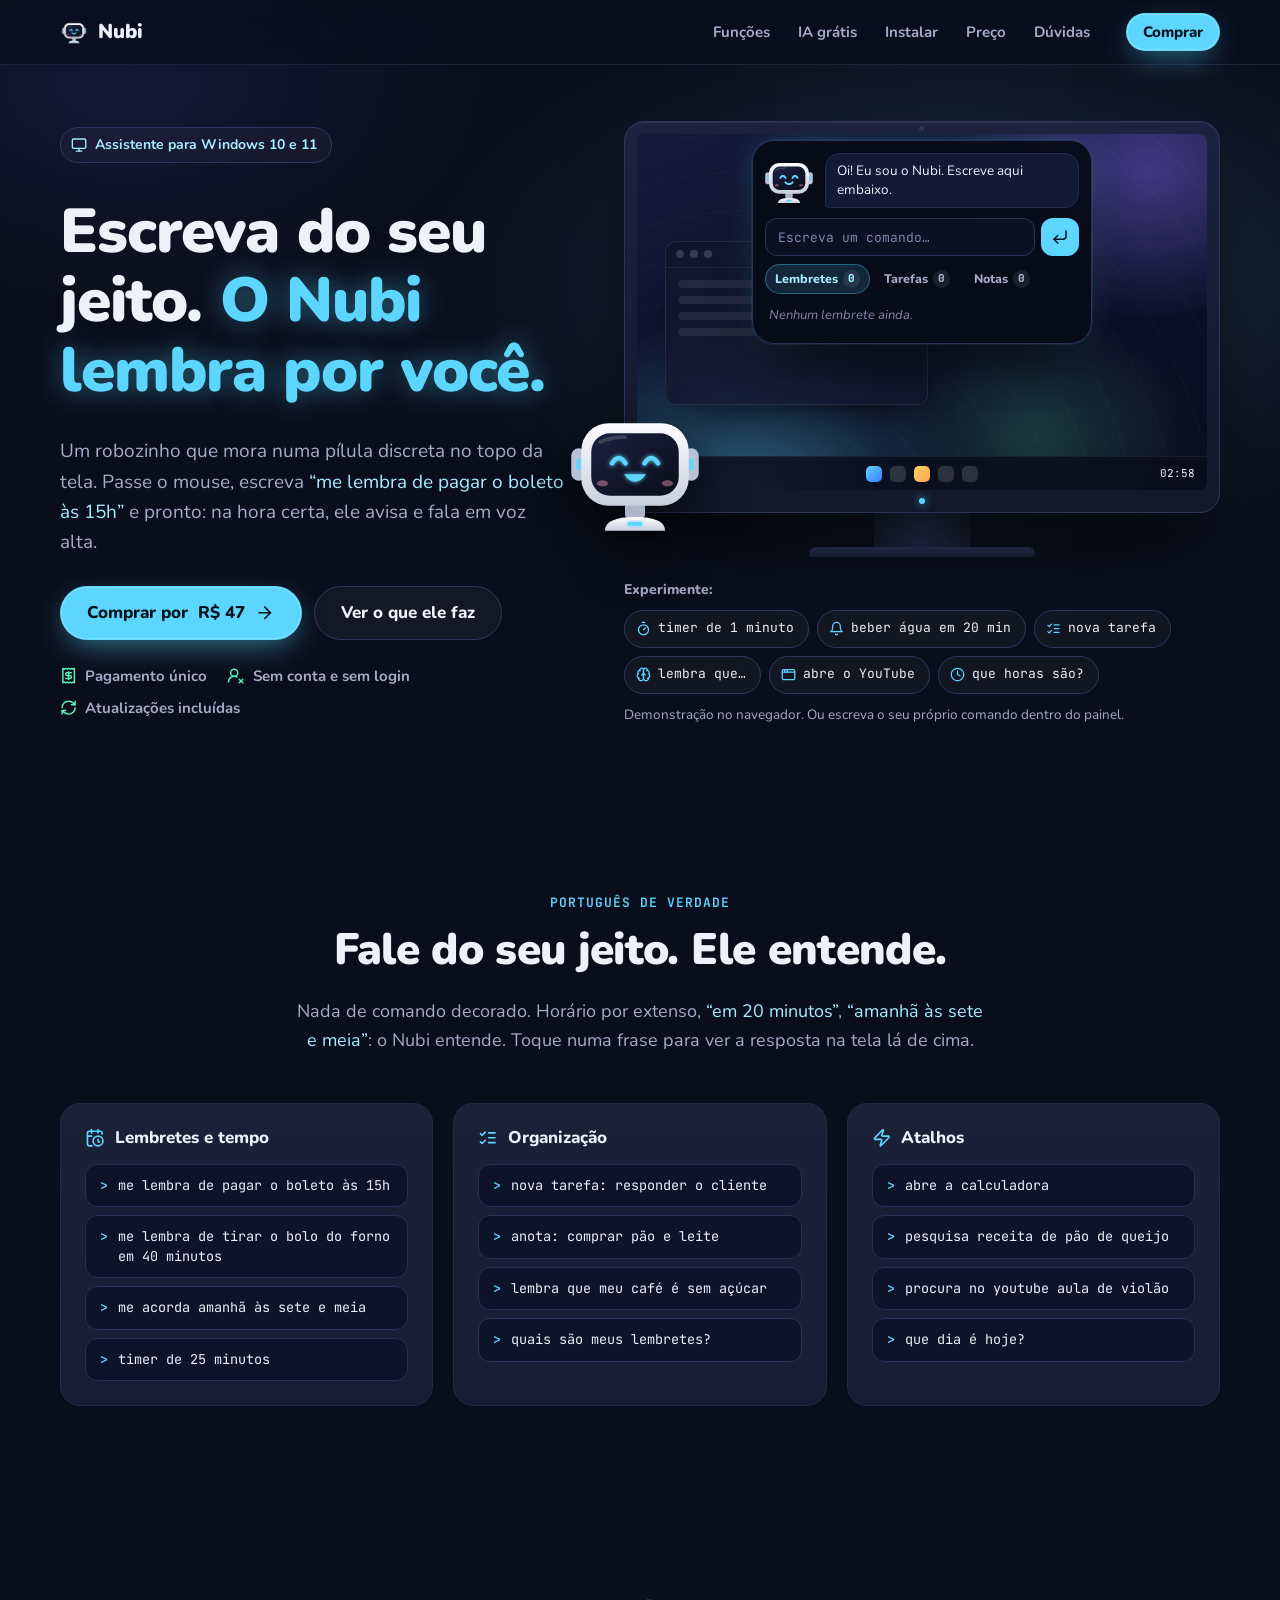
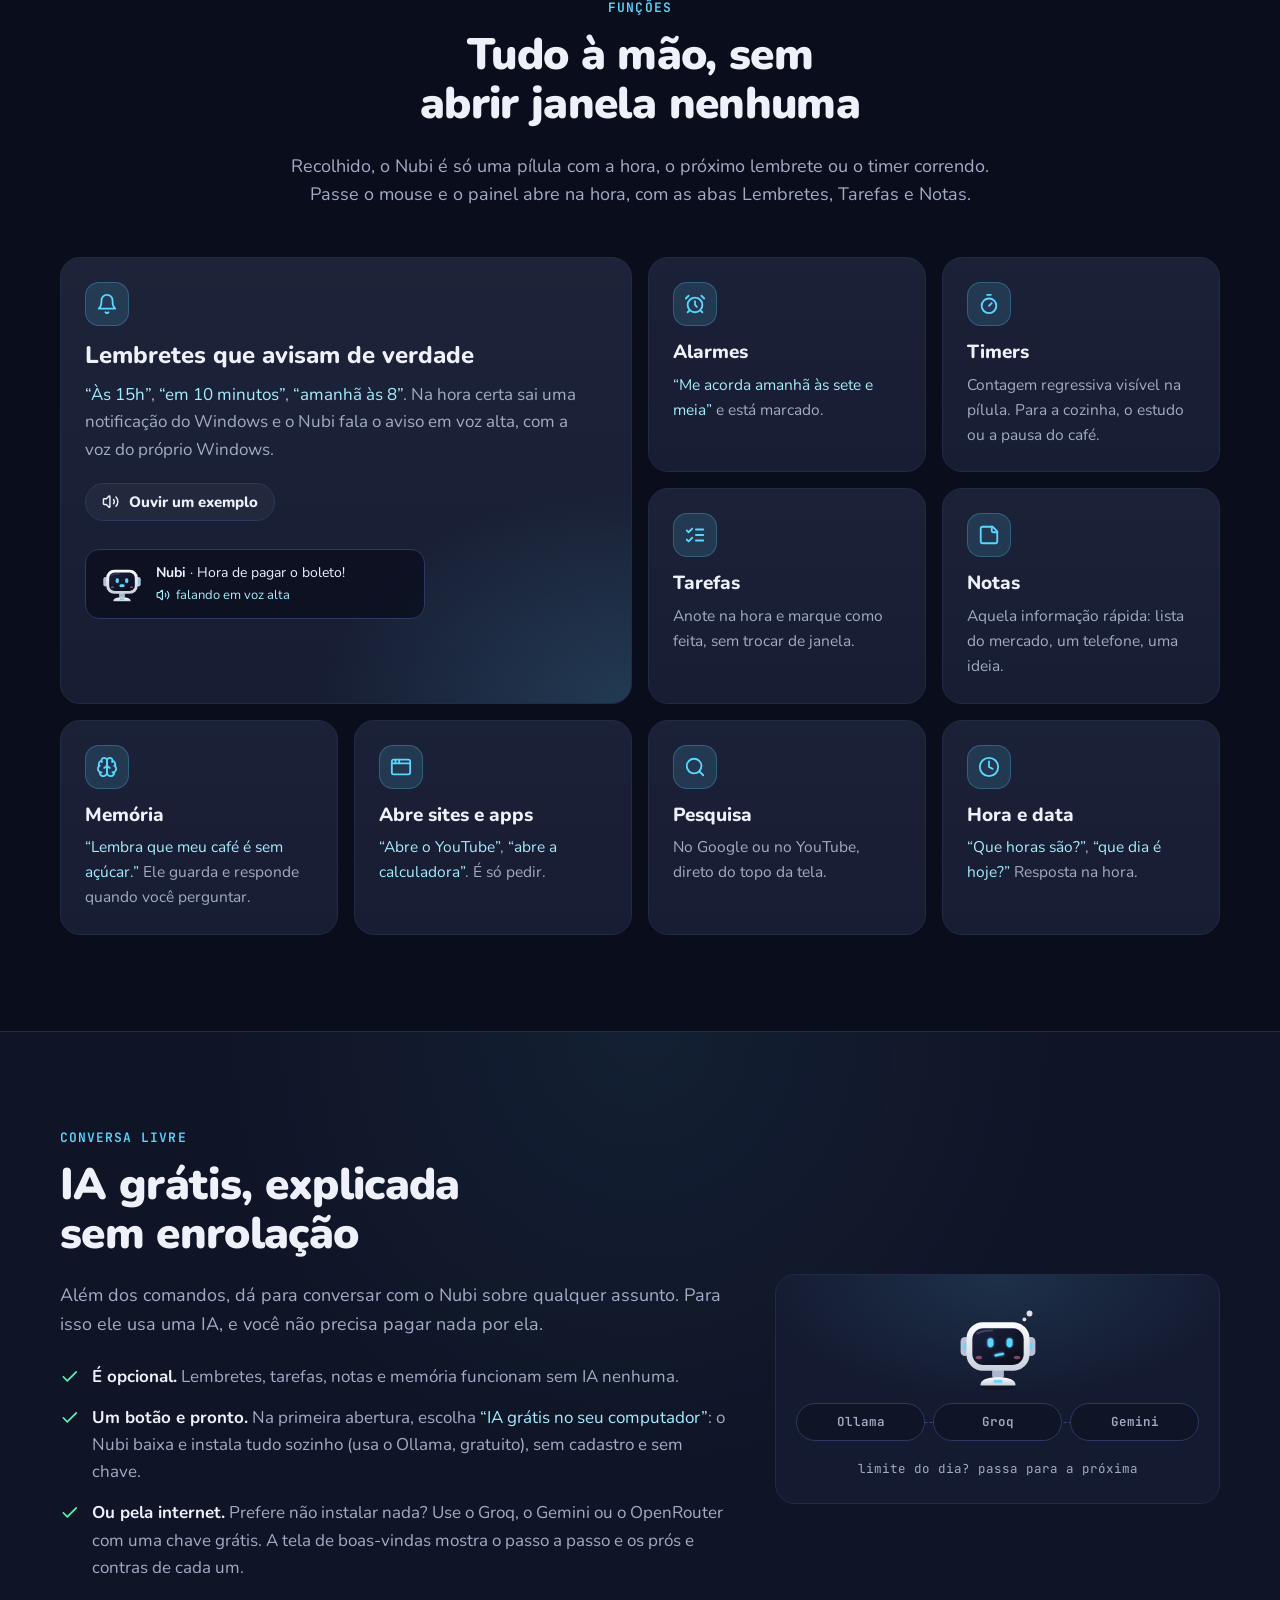
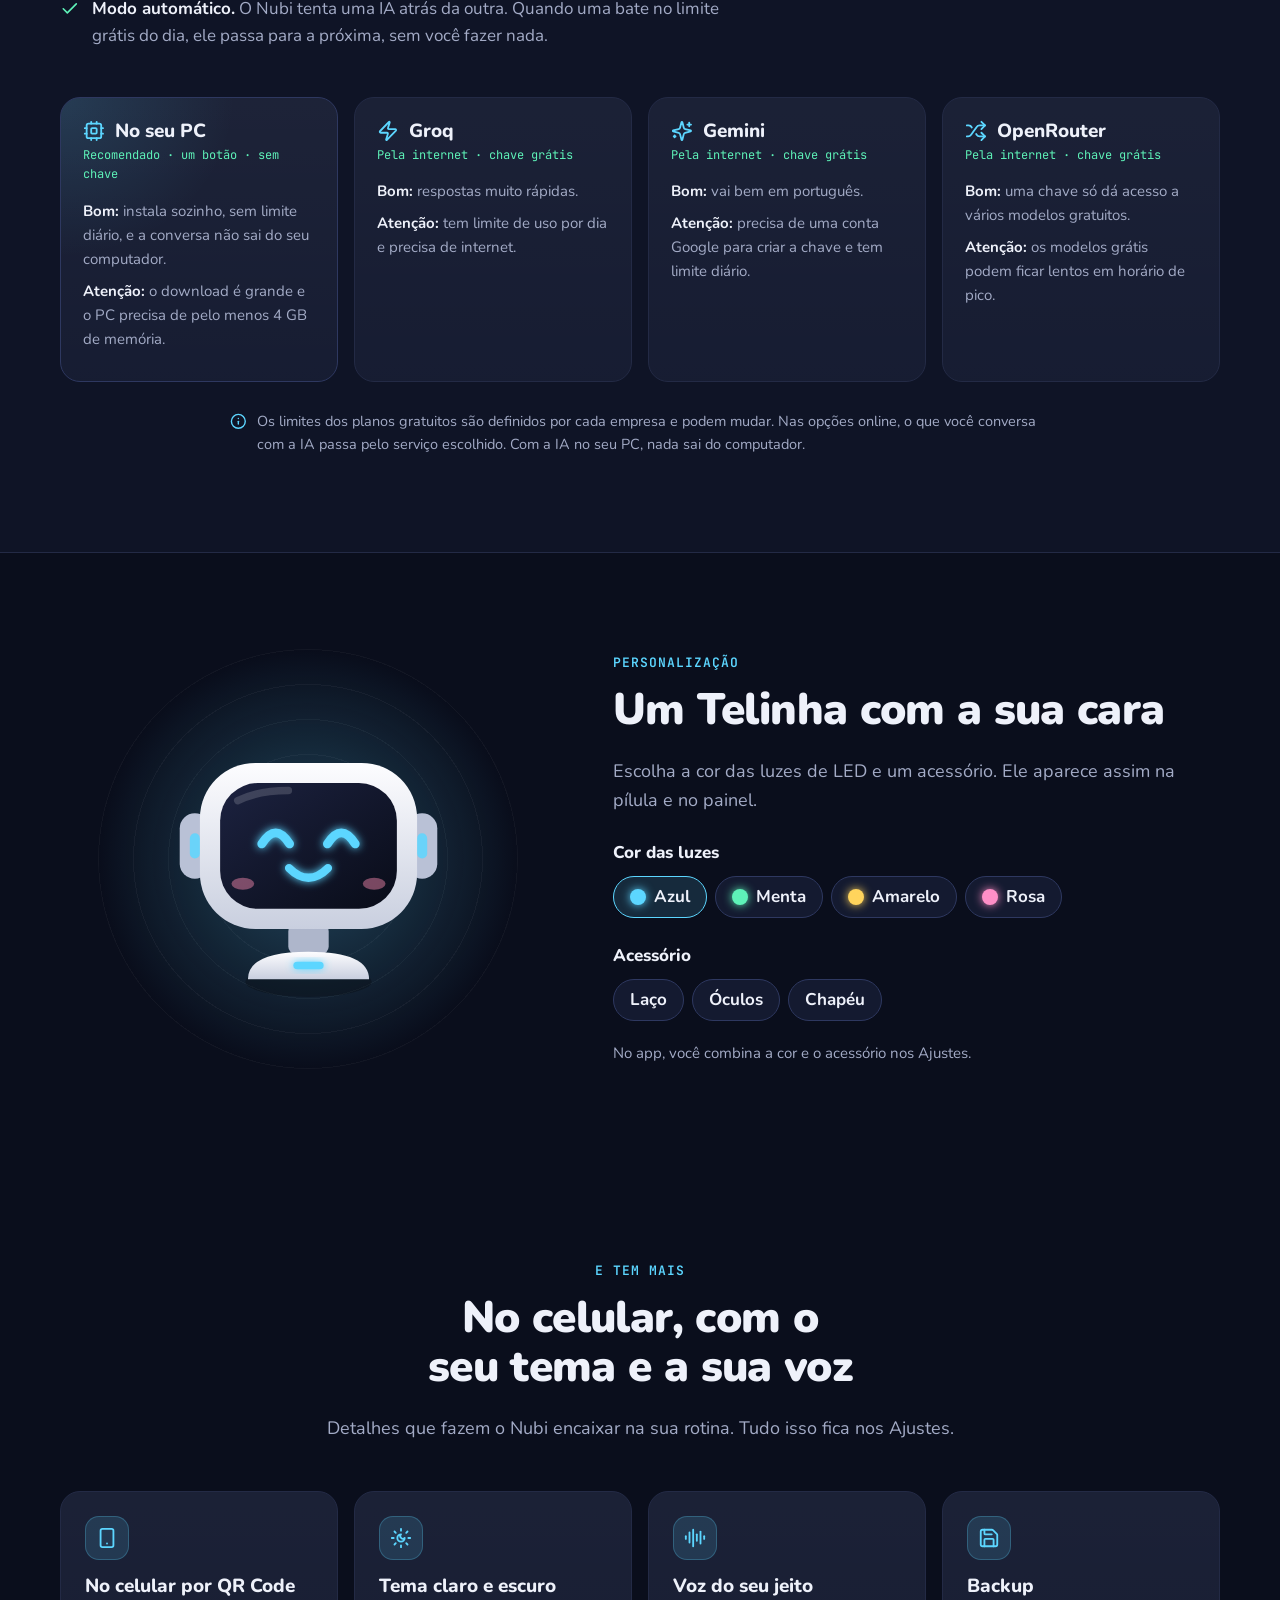
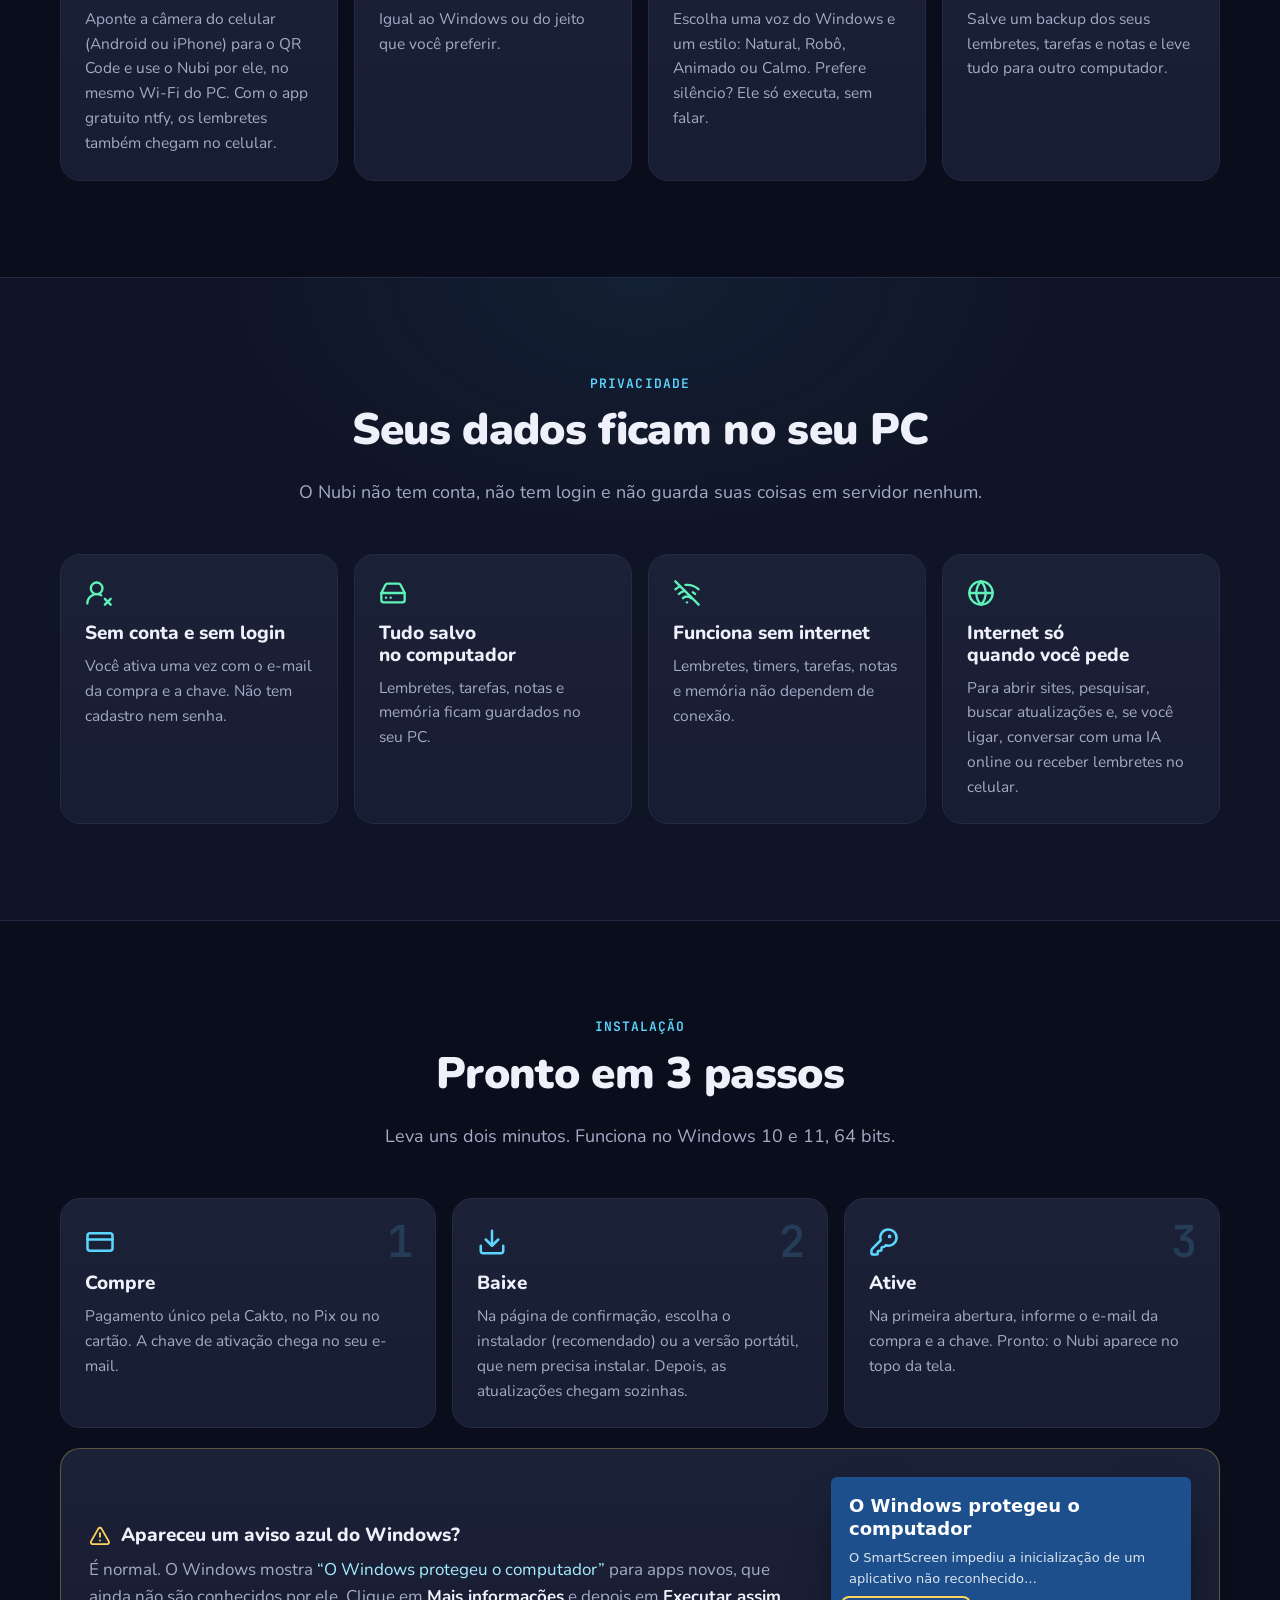
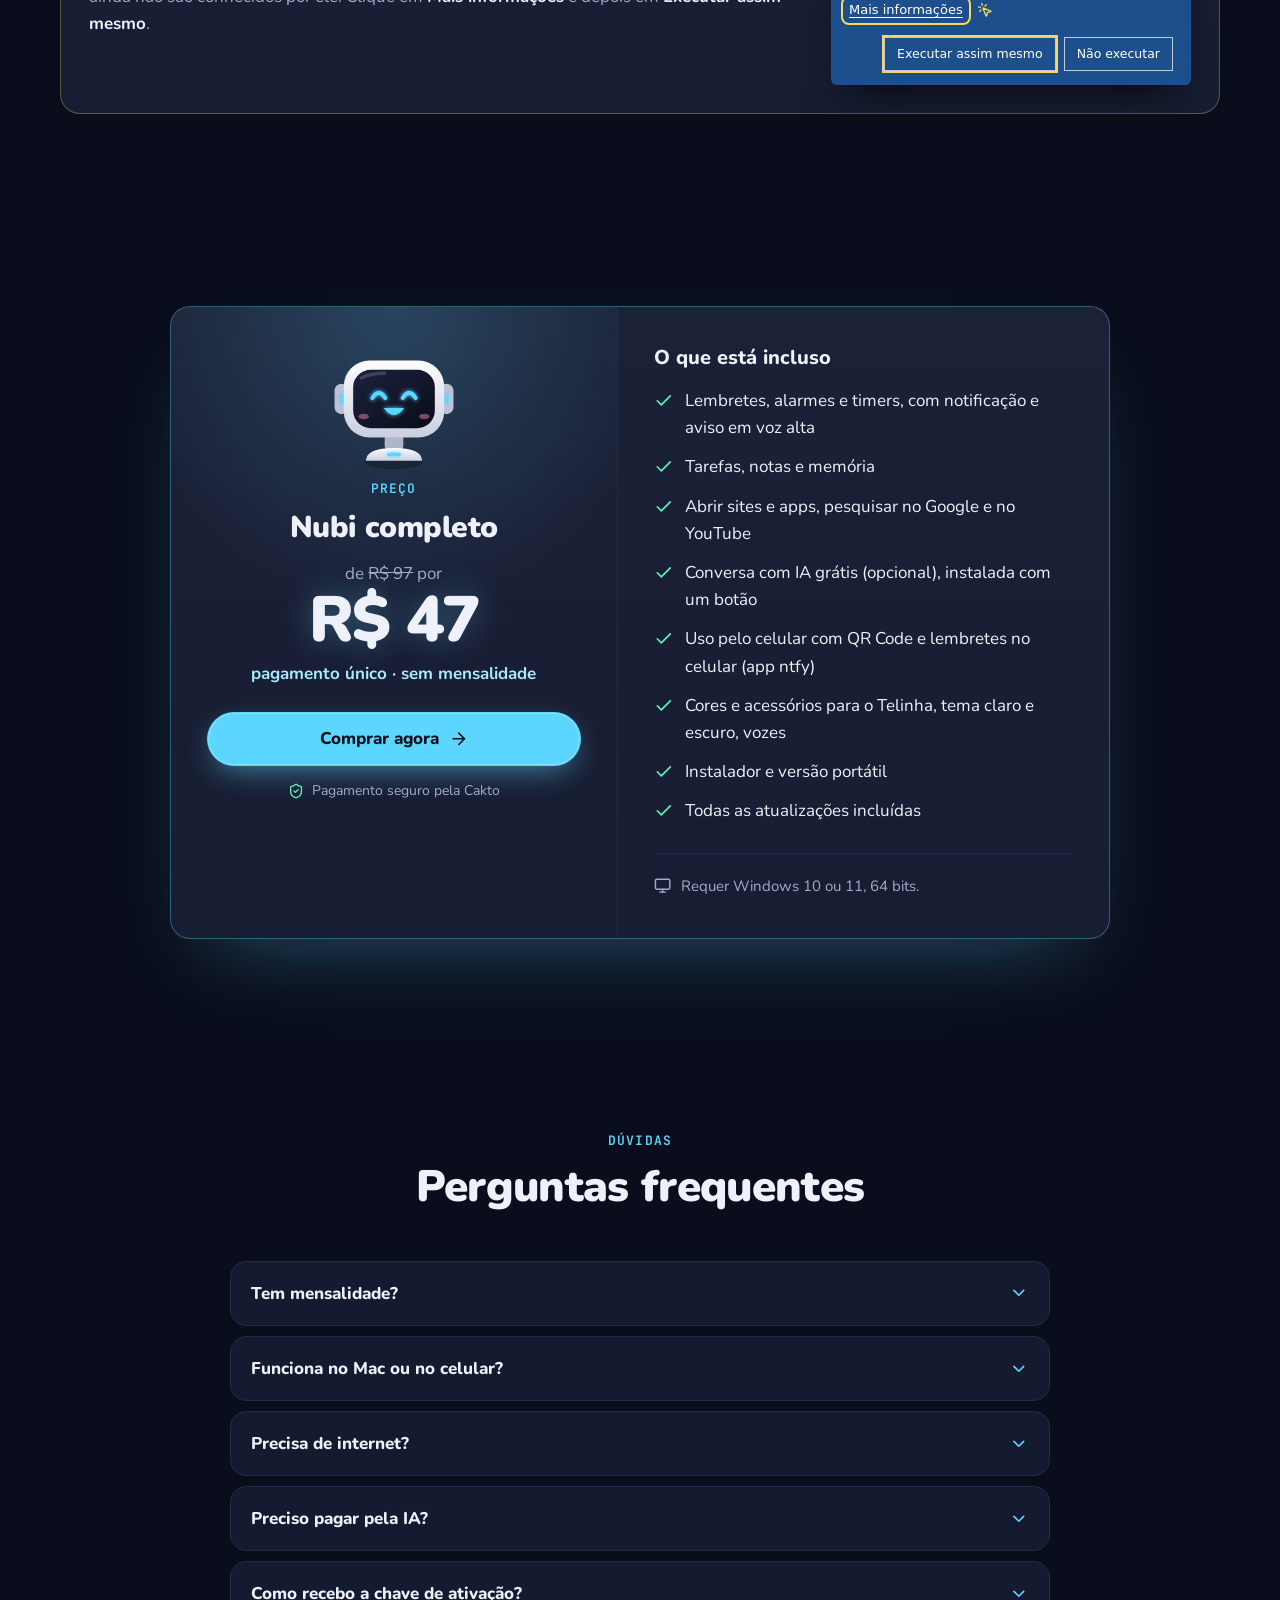
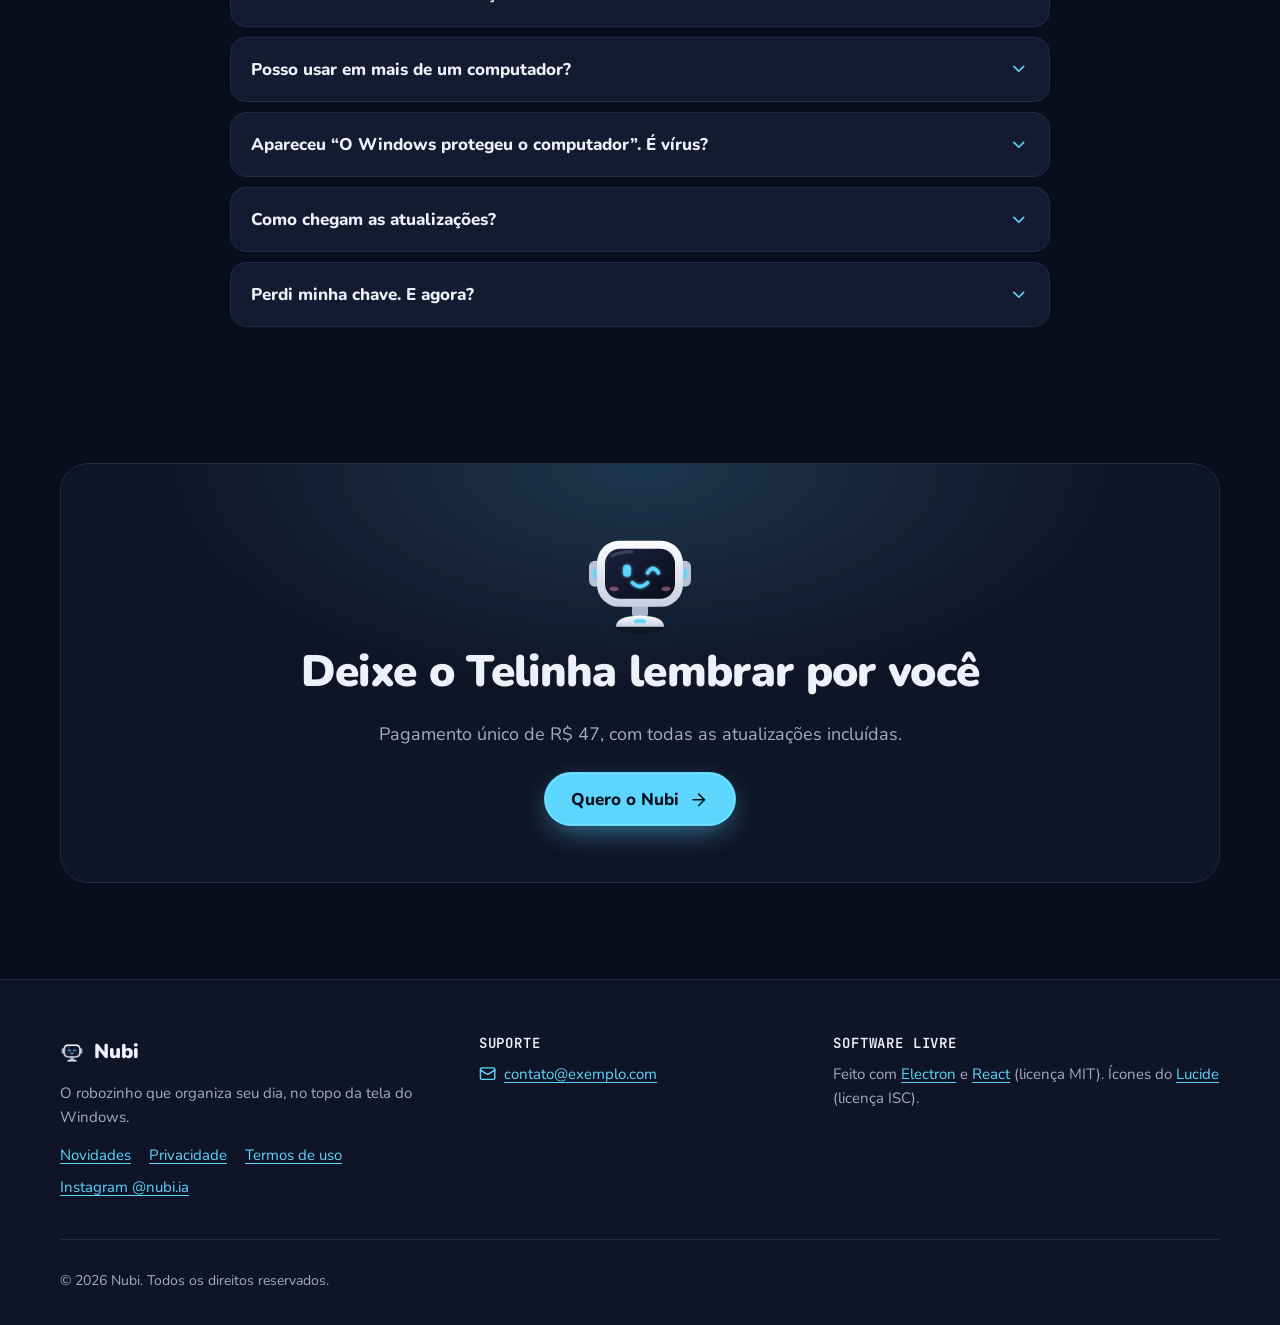
<file: index.html>
<!doctype html>
<html lang="pt-BR">
  <head>
    <meta charset="UTF-8" />
    <meta name="viewport" content="width=device-width, initial-scale=1" />
    <title>Nubi: lembretes, tarefas e notas no topo da tela do seu PC</title>
    <meta
      name="description"
      content="O Nubi é um robozinho que mora no topo da tela do Windows. Escreva do seu jeito e ele cuida de lembretes, alarmes, timers, tarefas, notas e memória. Sem conta, dados no seu PC, pagamento único."
    />
    <meta name="theme-color" content="#0a0e1c" />
    <link rel="canonical" href="https://luccas-souza7.github.io/nubi/" />
    <meta property="og:type" content="website" />
    <meta property="og:locale" content="pt_BR" />
    <meta property="og:site_name" content="Nubi" />
    <meta property="og:url" content="https://luccas-souza7.github.io/nubi/" />
    <meta property="og:title" content="Nubi: o robozinho que organiza seu dia" />
    <meta
      property="og:description"
      content="Lembretes, timers, tarefas e notas no topo da tela do Windows. Escreva do seu jeito. Pagamento único."
    />
    <meta property="og:image" content="https://luccas-souza7.github.io/nubi/assets/icone.png" />
    <meta property="og:image:alt" content="O Telinha, robozinho do Nubi" />
    <meta name="twitter:card" content="summary" />
    <link rel="icon" type="image/png" href="assets/favicon.png" />
    <link rel="apple-touch-icon" href="assets/icone.png" />
    <link rel="preconnect" href="https://fonts.googleapis.com" />
    <link rel="preconnect" href="https://fonts.gstatic.com" crossorigin />
    <link
      href="https://fonts.googleapis.com/css2?family=JetBrains+Mono:wght@400;600&family=Nunito:wght@400..900&display=swap"
      rel="stylesheet"
    />
    <link rel="stylesheet" href="styles.css" />
    <script src="config.js"></script>
  </head>
  <body>
    <a class="skip" href="#conteudo">Pular para o conteúdo</a>

    <header class="top" id="topo">
      <div class="wrap top-in">
        <a class="brand" href="#conteudo" aria-label="Nubi, início">
          <img src="assets/favicon.png" alt="" width="28" height="28" />
          <span>Nubi</span>
        </a>
        <nav class="nav" aria-label="Seções">
          <a href="#funcoes">Funções</a>
          <a href="#ia">IA grátis</a>
          <a href="#instalar">Instalar</a>
          <a href="#preco">Preço</a>
          <a href="#duvidas">Dúvidas</a>
        </nav>
        <a class="btn btn-primary btn-sm" data-buy href="#preco">Comprar</a>
      </div>
    </header>

    <main id="conteudo">
      <!-- ============ HERO ============ -->
      <section class="hero" aria-labelledby="hero-title">
        <div class="wrap hero-grid">
          <div class="hero-copy">
            <p class="eyebrow">
              <svg class="i" aria-hidden="true"><use href="icons.svg#monitor" /></svg>
              Assistente para Windows 10 e 11
            </p>
            <h1 id="hero-title">Escreva do seu jeito. <span class="glow-text">O Nubi lembra por você.</span></h1>
            <p class="lead">
              Um robozinho que mora numa pílula discreta no topo da tela. Passe o mouse, escreva
              <q>me lembra de pagar o boleto às 15h</q> e pronto: na hora certa, ele avisa e fala em voz alta.
            </p>
            <div class="hero-cta">
              <a class="btn btn-primary btn-lg" data-buy href="#preco">
                Comprar por <span data-price>R$ 47</span>
                <svg class="i" aria-hidden="true"><use href="icons.svg#arrow-right" /></svg>
              </a>
              <a class="btn btn-ghost btn-lg" href="#funcoes">Ver o que ele faz</a>
            </div>
            <ul class="hero-facts">
              <li><svg class="i" aria-hidden="true"><use href="icons.svg#receipt" /></svg>Pagamento único</li>
              <li><svg class="i" aria-hidden="true"><use href="icons.svg#user-round-x" /></svg>Sem conta e sem login</li>
              <li><svg class="i" aria-hidden="true"><use href="icons.svg#refresh-cw" /></svg>Atualizações incluídas</li>
            </ul>
          </div>

          <div class="hero-stage">
            <div class="stage" id="demo">
              <div class="monitor">
                <span class="cam" aria-hidden="true"></span>
                <div class="screen" id="screen">
                  <div class="wall" aria-hidden="true"></div>
                  <div class="desk-window" aria-hidden="true">
                    <div class="dw-bar"><i></i><i></i><i></i></div>
                    <div class="dw-body"><b></b><b></b><b></b><b class="short"></b></div>
                  </div>
                  <div class="app-window" id="app-window" aria-hidden="true">
                    <div class="aw-bar">
                      <svg class="i" aria-hidden="true"><use href="icons.svg#globe" /></svg>
                      <span id="app-title">YouTube</span>
                    </div>
                    <div class="aw-body"><b></b><b></b><b></b></div>
                  </div>

                  <div class="notch" id="notch">
                    <button class="pill" id="pill" type="button" aria-expanded="false" aria-controls="panel">
                      <img src="assets/robo/tela-neutro.svg" alt="" width="26" height="26" id="pill-face" />
                      <span id="pill-text" class="mono">--:--</span>
                      <span class="sr-only">Abrir o painel do Nubi</span>
                    </button>
                    <div class="panel" id="panel" role="group" aria-label="Painel do Nubi (demonstração)">
                      <div class="panel-head">
                        <img src="assets/robo/tela-feliz.svg" alt="Telinha, feliz" id="face" width="56" height="56" />
                        <p class="bubble" id="bubble" aria-live="polite">Oi! Eu sou o Nubi. Escreve aqui embaixo.</p>
                      </div>
                      <form class="cmd" id="cmd" autocomplete="off">
                        <label class="sr-only" for="cmd-input">Escreva um comando para o Nubi</label>
                        <input id="cmd-input" type="text" enterkeyhint="send" placeholder="Escreva um comando…" maxlength="120" />
                        <button type="submit" class="cmd-send" aria-label="Enviar comando">
                          <svg class="i" aria-hidden="true"><use href="icons.svg#corner-down-left" /></svg>
                        </button>
                      </form>
                      <div class="tabs" role="tablist" aria-label="Listas">
                        <button role="tab" type="button" id="tab-lembretes" aria-selected="true" data-tab="lembretes">
                          Lembretes <span class="count" data-count="lembretes">0</span>
                        </button>
                        <button role="tab" type="button" id="tab-tarefas" aria-selected="false" tabindex="-1" data-tab="tarefas">
                          Tarefas <span class="count" data-count="tarefas">0</span>
                        </button>
                        <button role="tab" type="button" id="tab-notas" aria-selected="false" tabindex="-1" data-tab="notas">
                          Notas <span class="count" data-count="notas">0</span>
                        </button>
                      </div>
                      <ul class="list" id="list" role="tabpanel" aria-labelledby="tab-lembretes"></ul>
                    </div>
                  </div>

                  <div class="toast" id="toast" role="status" aria-live="polite">
                    <img src="assets/robo/tela-falando.svg" alt="" width="40" height="40" />
                    <div>
                      <p class="toast-app"><span>Nubi</span><span id="toast-when" class="mono">agora</span></p>
                      <p class="toast-title" id="toast-title">Pagar o boleto</p>
                      <p class="toast-voice">
                        <svg class="i" aria-hidden="true"><use href="icons.svg#volume-2" /></svg>
                        <span id="toast-voice">falando em voz alta</span>
                      </p>
                    </div>
                  </div>

                  <div class="taskbar" aria-hidden="true">
                    <span class="tb-icons"><i></i><i></i><i></i><i></i><i></i></span>
                    <span class="tb-clock mono" id="tb-clock">--:--</span>
                  </div>
                  <div class="screen-off" aria-hidden="true"></div>
                </div>
                <span class="power" aria-hidden="true"></span>
              </div>
              <img class="hero-bot" id="hero-bot" src="assets/robo/tela-sono.svg" alt="" width="160" height="160" />
              <div class="neck" aria-hidden="true"></div>
              <div class="foot" aria-hidden="true"></div>
              <p class="hint" id="hint">
                <svg class="i" aria-hidden="true"><use href="icons.svg#mouse-pointer-click" /></svg>
                <span>Passe o mouse ou toque na pílula</span>
              </p>
            </div>

            <div class="try">
              <p class="try-label" id="try-label">Experimente:</p>
              <div class="chips" role="group" aria-labelledby="try-label">
                <button type="button" class="chip" data-say="timer de 1 minuto">
                  <svg class="i" aria-hidden="true"><use href="icons.svg#timer" /></svg>timer de 1 minuto
                </button>
                <button type="button" class="chip" data-say="me lembra de beber água em 20 minutos">
                  <svg class="i" aria-hidden="true"><use href="icons.svg#bell" /></svg>beber água em 20 min
                </button>
                <button type="button" class="chip" data-say="nova tarefa: responder o cliente">
                  <svg class="i" aria-hidden="true"><use href="icons.svg#list-checks" /></svg>nova tarefa
                </button>
                <button type="button" class="chip" data-say="lembra que meu café é sem açúcar">
                  <svg class="i" aria-hidden="true"><use href="icons.svg#brain" /></svg>lembra que…
                </button>
                <button type="button" class="chip" data-say="abre o YouTube">
                  <svg class="i" aria-hidden="true"><use href="icons.svg#app-window" /></svg>abre o YouTube
                </button>
                <button type="button" class="chip" data-say="que horas são?">
                  <svg class="i" aria-hidden="true"><use href="icons.svg#clock" /></svg>que horas são?
                </button>
              </div>
              <p class="try-note">Demonstração no navegador. Ou escreva o seu próprio comando dentro do painel.</p>
            </div>
          </div>
        </div>
      </section>

      <!-- ============ FALE DO SEU JEITO ============ -->
      <section class="section" id="fale" aria-labelledby="fale-title">
        <div class="wrap">
          <header class="section-head">
            <p class="kicker">Português de verdade</p>
            <h2 id="fale-title">Fale do seu jeito. Ele entende.</h2>
            <p>
              Nada de comando decorado. Horário por extenso, <q>em 20 minutos</q>, <q>amanhã às sete e meia</q>: o Nubi
              entende. Toque numa frase para ver a resposta na tela lá de cima.
            </p>
          </header>
          <div class="phrase-groups">
            <div class="phrase-group">
              <h3><svg class="i" aria-hidden="true"><use href="icons.svg#calendar-clock" /></svg>Lembretes e tempo</h3>
              <ul class="phrases">
                <li><button type="button" class="phrase" data-say="me lembra de pagar o boleto às 15h">me lembra de pagar o boleto às 15h</button></li>
                <li><button type="button" class="phrase" data-say="me lembra de tirar o bolo do forno em 40 minutos">me lembra de tirar o bolo do forno em 40 minutos</button></li>
                <li><button type="button" class="phrase" data-say="me acorda amanhã às sete e meia">me acorda amanhã às sete e meia</button></li>
                <li><button type="button" class="phrase" data-say="timer de 25 minutos">timer de 25 minutos</button></li>
              </ul>
            </div>
            <div class="phrase-group">
              <h3><svg class="i" aria-hidden="true"><use href="icons.svg#list-checks" /></svg>Organização</h3>
              <ul class="phrases">
                <li><button type="button" class="phrase" data-say="nova tarefa: responder o cliente">nova tarefa: responder o cliente</button></li>
                <li><button type="button" class="phrase" data-say="anota: comprar pão e leite">anota: comprar pão e leite</button></li>
                <li><button type="button" class="phrase" data-say="lembra que meu café é sem açúcar">lembra que meu café é sem açúcar</button></li>
                <li><button type="button" class="phrase" data-say="quais são meus lembretes?">quais são meus lembretes?</button></li>
              </ul>
            </div>
            <div class="phrase-group">
              <h3><svg class="i" aria-hidden="true"><use href="icons.svg#zap" /></svg>Atalhos</h3>
              <ul class="phrases">
                <li><button type="button" class="phrase" data-say="abre a calculadora">abre a calculadora</button></li>
                <li><button type="button" class="phrase" data-say="pesquisa receita de pão de queijo">pesquisa receita de pão de queijo</button></li>
                <li><button type="button" class="phrase" data-say="procura no youtube aula de violão">procura no youtube aula de violão</button></li>
                <li><button type="button" class="phrase" data-say="que dia é hoje?">que dia é hoje?</button></li>
              </ul>
            </div>
          </div>
        </div>
      </section>

      <!-- ============ FUNÇÕES ============ -->
      <section class="section" id="funcoes" aria-labelledby="funcoes-title">
        <div class="wrap">
          <header class="section-head">
            <p class="kicker">Funções</p>
            <h2 id="funcoes-title">Tudo à mão, sem abrir janela nenhuma</h2>
            <p>
              Recolhido, o Nubi é só uma pílula com a hora, o próximo lembrete ou o timer correndo. Passe o mouse e o painel
              abre na hora, com as abas Lembretes, Tarefas e Notas.
            </p>
          </header>
          <div class="features">
            <article class="feature feature-wide">
              <span class="f-icon"><svg class="i" aria-hidden="true"><use href="icons.svg#bell" /></svg></span>
              <h3>Lembretes que avisam de verdade</h3>
              <p>
                <q>Às 15h</q>, <q>em 10 minutos</q>, <q>amanhã às 8</q>. Na hora certa sai uma notificação do Windows e o
                Nubi fala o aviso em voz alta, com a voz do próprio Windows.
              </p>
              <button type="button" class="btn btn-ghost btn-sm" id="speak" hidden>
                <svg class="i" aria-hidden="true"><use href="icons.svg#volume-2" /></svg>Ouvir um exemplo
              </button>
              <div class="mini-toast" aria-hidden="true">
                <img src="assets/robo/tela-falando.svg" alt="" width="44" height="44" loading="lazy" />
                <div>
                  <p><strong>Nubi</strong> · Hora de pagar o boleto!</p>
                  <small><svg class="i"><use href="icons.svg#volume-2" /></svg>falando em voz alta</small>
                </div>
              </div>
            </article>
            <article class="feature">
              <span class="f-icon"><svg class="i" aria-hidden="true"><use href="icons.svg#alarm-clock" /></svg></span>
              <h3>Alarmes</h3>
              <p><q>Me acorda amanhã às sete e meia</q> e está marcado.</p>
            </article>
            <article class="feature">
              <span class="f-icon"><svg class="i" aria-hidden="true"><use href="icons.svg#timer" /></svg></span>
              <h3>Timers</h3>
              <p>Contagem regressiva visível na pílula. Para a cozinha, o estudo ou a pausa do café.</p>
            </article>
            <article class="feature">
              <span class="f-icon"><svg class="i" aria-hidden="true"><use href="icons.svg#list-checks" /></svg></span>
              <h3>Tarefas</h3>
              <p>Anote na hora e marque como feita, sem trocar de janela.</p>
            </article>
            <article class="feature">
              <span class="f-icon"><svg class="i" aria-hidden="true"><use href="icons.svg#sticky-note" /></svg></span>
              <h3>Notas</h3>
              <p>Aquela informação rápida: lista do mercado, um telefone, uma ideia.</p>
            </article>
            <article class="feature">
              <span class="f-icon"><svg class="i" aria-hidden="true"><use href="icons.svg#brain" /></svg></span>
              <h3>Memória</h3>
              <p><q>Lembra que meu café é sem açúcar.</q> Ele guarda e responde quando você perguntar.</p>
            </article>
            <article class="feature">
              <span class="f-icon"><svg class="i" aria-hidden="true"><use href="icons.svg#app-window" /></svg></span>
              <h3>Abre sites e apps</h3>
              <p><q>Abre o YouTube</q>, <q>abre a calculadora</q>. É só pedir.</p>
            </article>
            <article class="feature">
              <span class="f-icon"><svg class="i" aria-hidden="true"><use href="icons.svg#search" /></svg></span>
              <h3>Pesquisa</h3>
              <p>No Google ou no YouTube, direto do topo da tela.</p>
            </article>
            <article class="feature">
              <span class="f-icon"><svg class="i" aria-hidden="true"><use href="icons.svg#clock" /></svg></span>
              <h3>Hora e data</h3>
              <p><q>Que horas são?</q>, <q>que dia é hoje?</q> Resposta na hora.</p>
            </article>
          </div>
        </div>
      </section>

      <!-- ============ IA GRÁTIS ============ -->
      <section class="section section-alt" id="ia" aria-labelledby="ia-title">
        <div class="wrap">
          <div class="ia-grid">
            <header class="section-head section-head-left">
              <p class="kicker">Conversa livre</p>
              <h2 id="ia-title">IA grátis, explicada sem enrolação</h2>
              <p>
                Além dos comandos, dá para conversar com o Nubi sobre qualquer assunto. Para isso ele usa uma IA, e você
                não precisa pagar nada por ela.
              </p>
              <ul class="ticks">
                <li>
                  <svg class="i" aria-hidden="true"><use href="icons.svg#check" /></svg>
                  <span><strong>É opcional.</strong> Lembretes, tarefas, notas e memória funcionam sem IA nenhuma.</span>
                </li>
                <li>
                  <svg class="i" aria-hidden="true"><use href="icons.svg#check" /></svg>
                  <span>
                    <strong>Um botão e pronto.</strong> Na primeira abertura, escolha <q>IA grátis no seu computador</q>: o
                    Nubi baixa e instala tudo sozinho (usa o Ollama, gratuito), sem cadastro e sem chave.
                  </span>
                </li>
                <li>
                  <svg class="i" aria-hidden="true"><use href="icons.svg#check" /></svg>
                  <span>
                    <strong>Ou pela internet.</strong> Prefere não instalar nada? Use o Groq, o Gemini ou o OpenRouter com
                    uma chave grátis. A tela de boas-vindas mostra o passo a passo e os prós e contras de cada um.
                  </span>
                </li>
                <li>
                  <svg class="i" aria-hidden="true"><use href="icons.svg#check" /></svg>
                  <span>
                    <strong>Modo automático.</strong> O Nubi tenta uma IA atrás da outra. Quando uma bate no limite grátis
                    do dia, ele passa para a próxima, sem você fazer nada.
                  </span>
                </li>
              </ul>
            </header>

            <div class="relay" aria-hidden="true">
              <div class="relay-bot"><img src="assets/robo/tela-pensando.svg" alt="" width="88" height="88" loading="lazy" /></div>
              <div class="relay-line">
                <span class="relay-node n1">Ollama</span>
                <span class="relay-node n2">Groq</span>
                <span class="relay-node n3">Gemini</span>
              </div>
              <p class="relay-cap mono">limite do dia? passa para a próxima</p>
            </div>
          </div>

          <div class="ai-cards">
            <article class="ai-card ai-card-main">
              <h3><svg class="i" aria-hidden="true"><use href="icons.svg#cpu" /></svg>No seu PC</h3>
              <p class="ai-tag">Recomendado · um botão · sem chave</p>
              <p><strong>Bom:</strong> instala sozinho, sem limite diário, e a conversa não sai do seu computador.</p>
              <p><strong>Atenção:</strong> o download é grande e o PC precisa de pelo menos 4 GB de memória.</p>
            </article>
            <article class="ai-card">
              <h3><svg class="i" aria-hidden="true"><use href="icons.svg#zap" /></svg>Groq</h3>
              <p class="ai-tag">Pela internet · chave grátis</p>
              <p><strong>Bom:</strong> respostas muito rápidas.</p>
              <p><strong>Atenção:</strong> tem limite de uso por dia e precisa de internet.</p>
            </article>
            <article class="ai-card">
              <h3><svg class="i" aria-hidden="true"><use href="icons.svg#sparkles" /></svg>Gemini</h3>
              <p class="ai-tag">Pela internet · chave grátis</p>
              <p><strong>Bom:</strong> vai bem em português.</p>
              <p><strong>Atenção:</strong> precisa de uma conta Google para criar a chave e tem limite diário.</p>
            </article>
            <article class="ai-card">
              <h3><svg class="i" aria-hidden="true"><use href="icons.svg#shuffle" /></svg>OpenRouter</h3>
              <p class="ai-tag">Pela internet · chave grátis</p>
              <p><strong>Bom:</strong> uma chave só dá acesso a vários modelos gratuitos.</p>
              <p><strong>Atenção:</strong> os modelos grátis podem ficar lentos em horário de pico.</p>
            </article>
          </div>
          <p class="fineprint">
            <svg class="i" aria-hidden="true"><use href="icons.svg#info" /></svg>
            Os limites dos planos gratuitos são definidos por cada empresa e podem mudar. Nas opções online, o que você
            conversa com a IA passa pelo serviço escolhido. Com a IA no seu PC, nada sai do computador.
          </p>
        </div>
      </section>

      <!-- ============ PERSONALIZAÇÃO ============ -->
      <section class="section" id="visual" aria-labelledby="visual-title">
        <div class="wrap looks">
          <div class="looks-stage" id="looks-stage" data-glow="azul">
            <img src="assets/robo/tela-cor-azul.svg" alt="Telinha com luzes azuis" id="looks-img" width="240" height="240" loading="lazy" />
          </div>
          <div class="looks-copy">
            <header class="section-head section-head-left">
              <p class="kicker">Personalização</p>
              <h2 id="visual-title">Um Telinha com a sua cara</h2>
              <p>Escolha a cor das luzes de LED e um acessório. Ele aparece assim na pílula e no painel.</p>
            </header>
            <fieldset class="looks-set">
              <legend>Cor das luzes</legend>
              <div class="swatches">
                <button type="button" class="swatch" data-look="cor-azul" data-glow="azul" aria-pressed="true">
                  <span style="--c: #5cd6ff"></span>Azul
                </button>
                <button type="button" class="swatch" data-look="cor-menta" data-glow="menta" aria-pressed="false">
                  <span style="--c: #5ef2b8"></span>Menta
                </button>
                <button type="button" class="swatch" data-look="cor-amarelo" data-glow="amarelo" aria-pressed="false">
                  <span style="--c: #ffd45c"></span>Amarelo
                </button>
                <button type="button" class="swatch" data-look="cor-rosa" data-glow="rosa" aria-pressed="false">
                  <span style="--c: #ff8fc7"></span>Rosa
                </button>
              </div>
            </fieldset>
            <fieldset class="looks-set">
              <legend>Acessório</legend>
              <div class="swatches">
                <button type="button" class="swatch" data-look="acessorio-laco" data-glow="azul" aria-pressed="false">Laço</button>
                <button type="button" class="swatch" data-look="acessorio-oculos" data-glow="azul" aria-pressed="false">Óculos</button>
                <button type="button" class="swatch" data-look="acessorio-chapeu" data-glow="azul" aria-pressed="false">Chapéu</button>
              </div>
            </fieldset>
            <p class="looks-note">No app, você combina a cor e o acessório nos Ajustes.</p>
          </div>
        </div>
      </section>

      <!-- ============ MAIS RECURSOS ============ -->
      <section class="section" id="mais" aria-labelledby="mais-title">
        <div class="wrap">
          <header class="section-head">
            <p class="kicker">E tem mais</p>
            <h2 id="mais-title">No celular, com o seu tema e a sua voz</h2>
            <p>Detalhes que fazem o Nubi encaixar na sua rotina. Tudo isso fica nos Ajustes.</p>
          </header>
          <div class="features">
            <article class="feature">
              <span class="f-icon"><svg class="i" aria-hidden="true"><use href="icons.svg#smartphone" /></svg></span>
              <h3>No celular por QR Code</h3>
              <p>
                Aponte a câmera do celular (Android ou iPhone) para o QR Code e use o Nubi por ele, no mesmo Wi-Fi do PC.
                Com o app gratuito ntfy, os lembretes também chegam no celular.
              </p>
            </article>
            <article class="feature">
              <span class="f-icon"><svg class="i" aria-hidden="true"><use href="icons.svg#sun-moon" /></svg></span>
              <h3>Tema claro e escuro</h3>
              <p>Igual ao Windows ou do jeito que você preferir.</p>
            </article>
            <article class="feature">
              <span class="f-icon"><svg class="i" aria-hidden="true"><use href="icons.svg#audio-lines" /></svg></span>
              <h3>Voz do seu jeito</h3>
              <p>
                Escolha uma voz do Windows e um estilo: Natural, Robô, Animado ou Calmo. Prefere silêncio? Ele só executa,
                sem falar.
              </p>
            </article>
            <article class="feature">
              <span class="f-icon"><svg class="i" aria-hidden="true"><use href="icons.svg#save" /></svg></span>
              <h3>Backup</h3>
              <p>Salve um backup dos seus lembretes, tarefas e notas e leve tudo para outro computador.</p>
            </article>
          </div>
        </div>
      </section>

      <!-- ============ PRIVACIDADE ============ -->
      <section class="section section-alt" id="privacidade" aria-labelledby="priv-title">
        <div class="wrap">
          <header class="section-head">
            <p class="kicker">Privacidade</p>
            <h2 id="priv-title">Seus dados ficam no seu PC</h2>
            <p>O Nubi não tem conta, não tem login e não guarda suas coisas em servidor nenhum.</p>
          </header>
          <div class="privacy">
            <div class="priv-item">
              <svg class="i" aria-hidden="true"><use href="icons.svg#user-round-x" /></svg>
              <h3>Sem conta e sem login</h3>
              <p>Você ativa uma vez com o e-mail da compra e a chave. Não tem cadastro nem senha.</p>
            </div>
            <div class="priv-item">
              <svg class="i" aria-hidden="true"><use href="icons.svg#hard-drive" /></svg>
              <h3>Tudo salvo no computador</h3>
              <p>Lembretes, tarefas, notas e memória ficam guardados no seu PC.</p>
            </div>
            <div class="priv-item">
              <svg class="i" aria-hidden="true"><use href="icons.svg#wifi-off" /></svg>
              <h3>Funciona sem internet</h3>
              <p>Lembretes, timers, tarefas, notas e memória não dependem de conexão.</p>
            </div>
            <div class="priv-item">
              <svg class="i" aria-hidden="true"><use href="icons.svg#globe" /></svg>
              <h3>Internet só quando você pede</h3>
              <p>Para abrir sites, pesquisar, buscar atualizações e, se você ligar, conversar com uma IA online ou receber lembretes no celular.</p>
            </div>
          </div>
        </div>
      </section>

      <!-- ============ INSTALAR ============ -->
      <section class="section" id="instalar" aria-labelledby="inst-title">
        <div class="wrap">
          <header class="section-head">
            <p class="kicker">Instalação</p>
            <h2 id="inst-title">Pronto em 3 passos</h2>
            <p>Leva uns dois minutos. Funciona no Windows 10 e 11, 64 bits.</p>
          </header>
          <ol class="steps">
            <li class="step">
              <span class="step-n mono">1</span>
              <svg class="i step-i" aria-hidden="true"><use href="icons.svg#credit-card" /></svg>
              <h3>Compre</h3>
              <p>Pagamento único pela Cakto, no Pix ou no cartão. A chave de ativação chega no seu e-mail.</p>
            </li>
            <li class="step">
              <span class="step-n mono">2</span>
              <svg class="i step-i" aria-hidden="true"><use href="icons.svg#download" /></svg>
              <h3>Baixe</h3>
              <p>
                Na página de confirmação, escolha o instalador (recomendado) ou a versão portátil, que nem precisa instalar.
                Depois, as atualizações chegam sozinhas.
              </p>
            </li>
            <li class="step">
              <span class="step-n mono">3</span>
              <svg class="i step-i" aria-hidden="true"><use href="icons.svg#key-round" /></svg>
              <h3>Ative</h3>
              <p>Na primeira abertura, informe o e-mail da compra e a chave. Pronto: o Nubi aparece no topo da tela.</p>
            </li>
          </ol>

          <div class="smart">
            <div class="smart-copy">
              <h3><svg class="i" aria-hidden="true"><use href="icons.svg#triangle-alert" /></svg>Apareceu um aviso azul do Windows?</h3>
              <p>
                É normal. O Windows mostra <q>O Windows protegeu o computador</q> para apps novos, que ainda não são
                conhecidos por ele. Clique em <strong>Mais informações</strong> e depois em
                <strong>Executar assim mesmo</strong>.
              </p>
            </div>
            <div class="smart-mock" aria-hidden="true">
              <p class="sm-title">O Windows protegeu o computador</p>
              <p class="sm-text">O SmartScreen impediu a inicialização de um aplicativo não reconhecido…</p>
              <p class="sm-link"><span>Mais informações</span><svg class="i"><use href="icons.svg#mouse-pointer-click" /></svg></p>
              <div class="sm-btns"><span class="sm-run">Executar assim mesmo</span><span>Não executar</span></div>
            </div>
          </div>
        </div>
      </section>

      <!-- ============ PREÇO ============ -->
      <section class="section" id="preco" aria-labelledby="preco-title">
        <div class="wrap">
          <div class="price">
            <div class="price-side">
              <img src="assets/robo/tela-animado.svg" alt="" width="140" height="140" loading="lazy" />
              <p class="kicker">Preço</p>
              <h2 id="preco-title">Nubi completo</h2>
              <p class="price-from" data-price-from></p>
              <p class="price-value"><span data-price>R$ 47</span></p>
              <p class="price-once">pagamento único · sem mensalidade</p>
              <a class="btn btn-primary btn-lg btn-block" data-buy href="#preco">
                Comprar agora
                <svg class="i" aria-hidden="true"><use href="icons.svg#arrow-right" /></svg>
              </a>
              <p class="price-sub">
                <svg class="i" aria-hidden="true"><use href="icons.svg#shield-check" /></svg>
                Pagamento seguro pela Cakto
              </p>
            </div>
            <div class="price-list">
              <h3>O que está incluso</h3>
              <ul class="ticks">
                <li><svg class="i" aria-hidden="true"><use href="icons.svg#check" /></svg><span>Lembretes, alarmes e timers, com notificação e aviso em voz alta</span></li>
                <li><svg class="i" aria-hidden="true"><use href="icons.svg#check" /></svg><span>Tarefas, notas e memória</span></li>
                <li><svg class="i" aria-hidden="true"><use href="icons.svg#check" /></svg><span>Abrir sites e apps, pesquisar no Google e no YouTube</span></li>
                <li><svg class="i" aria-hidden="true"><use href="icons.svg#check" /></svg><span>Conversa com IA grátis (opcional), instalada com um botão</span></li>
                <li><svg class="i" aria-hidden="true"><use href="icons.svg#check" /></svg><span>Uso pelo celular com QR Code e lembretes no celular (app ntfy)</span></li>
                <li><svg class="i" aria-hidden="true"><use href="icons.svg#check" /></svg><span>Cores e acessórios para o Telinha, tema claro e escuro, vozes</span></li>
                <li><svg class="i" aria-hidden="true"><use href="icons.svg#check" /></svg><span>Instalador e versão portátil</span></li>
                <li><svg class="i" aria-hidden="true"><use href="icons.svg#check" /></svg><span>Todas as atualizações incluídas</span></li>
              </ul>
              <p class="price-req">
                <svg class="i" aria-hidden="true"><use href="icons.svg#monitor" /></svg>
                Requer Windows 10 ou 11, 64 bits.
              </p>
            </div>
          </div>
        </div>
      </section>

      <!-- ============ DÚVIDAS ============ -->
      <section class="section" id="duvidas" aria-labelledby="faq-title">
        <div class="wrap faq-wrap">
          <header class="section-head">
            <p class="kicker">Dúvidas</p>
            <h2 id="faq-title">Perguntas frequentes</h2>
          </header>
          <div class="faq">
            <details>
              <summary>Tem mensalidade?<svg class="i" aria-hidden="true"><use href="icons.svg#chevron-down" /></svg></summary>
              <p>Não. Você paga uma vez e o Nubi é seu, com as atualizações incluídas.</p>
            </details>
            <details>
              <summary>Funciona no Mac ou no celular?<svg class="i" aria-hidden="true"><use href="icons.svg#chevron-down" /></svg></summary>
              <p>
                O Nubi é um app para Windows 10 e 11, 64 bits. Não tem versão para Mac. No celular, você usa pela página
                que abre com o QR Code, com o PC ligado e no mesmo Wi-Fi, e recebe os lembretes pelo app ntfy.
              </p>
            </details>
            <details>
              <summary>Precisa de internet?<svg class="i" aria-hidden="true"><use href="icons.svg#chevron-down" /></svg></summary>
              <p>
                Não para lembretes, timers, tarefas, notas e memória. A internet só entra para abrir sites, pesquisar,
                buscar atualizações e, se você ligar, conversar com uma IA online ou mandar lembretes para o celular.
              </p>
            </details>
            <details>
              <summary>Preciso pagar pela IA?<svg class="i" aria-hidden="true"><use href="icons.svg#chevron-down" /></svg></summary>
              <p>
                Não. O jeito mais fácil é o botão <q>IA grátis no seu computador</q>: o Nubi instala o Ollama, gratuito,
                sem cadastro e sem chave. Se preferir, use uma chave grátis do Groq, do Gemini ou do OpenRouter (o Nubi
                ensina o passo a passo). Esses planos têm limite diário, e no modo automático o Nubi troca de IA sozinho.
                E a IA é opcional.
              </p>
            </details>
            <details>
              <summary>Como recebo a chave de ativação?<svg class="i" aria-hidden="true"><use href="icons.svg#chevron-down" /></svg></summary>
              <p>
                Ela chega no e-mail usado na compra, junto com o link da página de download. Na primeira abertura, o Nubi
                pede esse e-mail e a chave.
              </p>
            </details>
            <details>
              <summary>Posso usar em mais de um computador?<svg class="i" aria-hidden="true"><use href="icons.svg#chevron-down" /></svg></summary>
              <p>A licença é pessoal. Você pode instalar nos seus próprios computadores usando a mesma chave.</p>
            </details>
            <details>
              <summary><span>Apareceu <q>O Windows protegeu o computador</q>. É vírus?</span><svg class="i" aria-hidden="true"><use href="icons.svg#chevron-down" /></svg></summary>
              <p>
                Não. Esse aviso aparece para apps novos que o Windows ainda não conhece. Clique em
                <strong>Mais informações</strong> e depois em <strong>Executar assim mesmo</strong>.
              </p>
            </details>
            <details>
              <summary>Como chegam as atualizações?<svg class="i" aria-hidden="true"><use href="icons.svg#chevron-down" /></svg></summary>
              <p>Sozinhas. O Nubi avisa quando tem versão nova, e você não paga nada a mais por ela.</p>
            </details>
            <details>
              <summary>Perdi minha chave. E agora?<svg class="i" aria-hidden="true"><use href="icons.svg#chevron-down" /></svg></summary>
              <p>Procure no e-mail da compra. Se não achar, fale com o suporte: <span data-support></span>.</p>
            </details>
          </div>
        </div>
      </section>

      <!-- ============ CTA FINAL ============ -->
      <section class="section final" aria-labelledby="final-title">
        <div class="wrap final-in">
          <img src="assets/robo/tela-piscando.svg" alt="" width="120" height="120" />
          <h2 id="final-title">Deixe o Telinha lembrar por você</h2>
          <p>Pagamento único de <span data-price>R$ 47</span>, com todas as atualizações incluídas.</p>
          <a class="btn btn-primary btn-lg" data-buy href="#preco">
            Quero o Nubi
            <svg class="i" aria-hidden="true"><use href="icons.svg#arrow-right" /></svg>
          </a>
        </div>
      </section>
    </main>

    <footer class="footer">
      <div class="wrap footer-in">
        <div>
          <a class="brand" href="#conteudo"><img src="assets/favicon.png" alt="" width="24" height="24" /><span>Nubi</span></a>
          <p>O robozinho que organiza seu dia, no topo da tela do Windows.</p>
          <nav class="footer-links" aria-label="Páginas">
            <a href="novidades.html">Novidades</a>
            <a href="privacidade.html">Privacidade</a>
            <a href="termos.html">Termos de uso</a>
            <a href="https://www.instagram.com/nubi.ia/" target="_blank" rel="noopener">Instagram @nubi.ia</a>
          </nav>
        </div>
        <div>
          <h2 class="footer-h">Suporte</h2>
          <p class="support-line"><svg class="i" aria-hidden="true"><use href="icons.svg#mail" /></svg><span data-support></span></p>
        </div>
        <div>
          <h2 class="footer-h">Software livre</h2>
          <p>
            Feito com <a href="https://www.electronjs.org/" rel="noopener">Electron</a> e
            <a href="https://react.dev/" rel="noopener">React</a> (licença MIT). Ícones do
            <a href="https://lucide.dev/" rel="noopener">Lucide</a> (licença ISC).
          </p>
        </div>
      </div>
      <div class="wrap footer-bottom">
        <p>© <span id="year">2026</span> Nubi. Todos os direitos reservados.</p>
      </div>
    </footer>

    <div class="buybar" id="buybar">
      <div>
        <strong data-price>R$ 47</strong>
        <span>pagamento único</span>
      </div>
      <a class="btn btn-primary btn-sm" data-buy href="#preco">Comprar</a>
    </div>

    <script src="site.js"></script>
  </body>
</html>
</file>
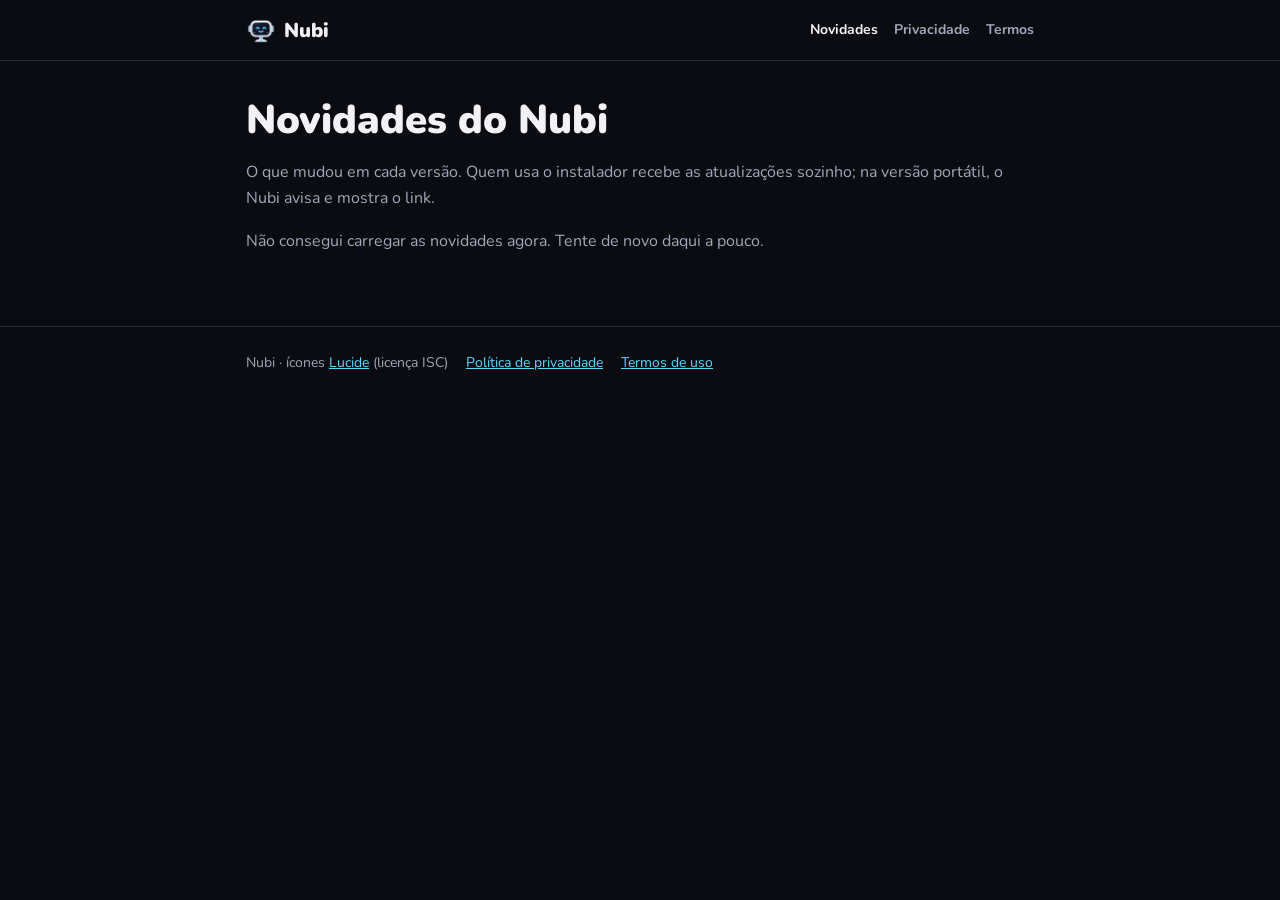
<file: novidades.html>
<!doctype html>
<html lang="pt-BR">
  <head>
    <meta charset="UTF-8" />
    <meta name="viewport" content="width=device-width, initial-scale=1" />
    <title>Novidades · Nubi</title>
    <meta name="description" content="O que mudou em cada versão do Nubi." />
    <link rel="canonical" href="https://luccas-souza7.github.io/nubi/novidades.html" />
    <meta name="theme-color" content="#0a0e1c" />
    <meta property="og:type" content="website" />
    <meta property="og:locale" content="pt_BR" />
    <meta property="og:site_name" content="Nubi" />
    <meta property="og:url" content="https://luccas-souza7.github.io/nubi/novidades.html" />
    <meta property="og:title" content="Novidades · Nubi" />
    <meta property="og:description" content="O que mudou em cada versão do Nubi." />
    <meta property="og:image" content="https://luccas-souza7.github.io/nubi/assets/icone.png" />
    <link rel="icon" type="image/png" href="assets/favicon.png" />
    <link rel="preconnect" href="https://fonts.googleapis.com" />
    <link rel="preconnect" href="https://fonts.gstatic.com" crossorigin />
    <link href="https://fonts.googleapis.com/css2?family=Nunito:wght@400;700;800;900&display=swap" rel="stylesheet" />
    <link rel="stylesheet" href="paginas.css" />
    <script src="config.js"></script>
  </head>
  <body>
    <header class="top">
      <div class="in">
        <a class="brand" href="./"><img src="assets/favicon.png" alt="" /><span>Nubi</span></a>
        <nav><a href="novidades.html" aria-current="page">Novidades</a><a href="privacidade.html">Privacidade</a><a href="termos.html">Termos</a></nav>
      </div>
    </header>
    <main>
      <h1>Novidades do Nubi</h1>
      <p class="muted">O que mudou em cada versão. Quem usa o instalador recebe as atualizações sozinho; na versão portátil, o Nubi avisa e mostra o link.</p>
      <div id="list"><p class="muted">Carregando…</p></div>
    </main>
    <footer><div class="in"><span>Nubi · ícones <a href="https://lucide.dev" target="_blank" rel="noopener">Lucide</a> (licença ISC)</span><a href="privacidade.html">Política de privacidade</a><a href="termos.html">Termos de uso</a></div></footer>
    <script>
      ;(function () {
        var cfg = window.NUBI_CONFIG || {}
        var repo = cfg.repoReleases || 'luccas-souza7/nubi'
        var list = document.getElementById('list')
        function el(tag, cls, text) {
          var e = document.createElement(tag)
          if (cls) e.className = cls
          if (text != null) e.textContent = text
          return e
        }
        // As notas vêm em Markdown simples: mostramos como texto, nunca como HTML.
        // Apaga qualquer código (HTML) que venha nas notas: o cliente só vê texto.
        function clean(md) {
          return String(md || '')
            .replace(/\r/g, '')
            .replace(/<[^>]*>?/g, '')
            .replace(/&(amp|lt|gt|quot|#39|nbsp);/g, function (_, e) {
              return { amp: '&', lt: '', gt: '', quot: '"', '#39': "'", nbsp: ' ' }[e]
            })
            .replace(/^\s*[-*]\s+/gm, '• ')
            .replace(/\*\*(.+?)\*\*/g, '$1')
            .replace(/^#+\s*/gm, '')
            .split('\n')
            .map(function (l) { return l.trim() })
            .filter(function (l, i, all) { return l || (i > 0 && all[i - 1]) })
            .join('\n')
            .trim()
        }
        fetch('https://api.github.com/repos/' + repo + '/releases?per_page=20', { headers: { Accept: 'application/vnd.github+json' } })
          .then(function (r) {
            if (!r.ok) throw new Error(r.status)
            return r.json()
          })
          .then(function (releases) {
            releases = releases.filter(function (r) { return !r.draft && !r.prerelease })
            list.innerHTML = ''
            if (!releases.length) {
              list.appendChild(el('p', 'muted', 'Ainda não há versões publicadas.'))
              return
            }
            releases.forEach(function (r, i) {
              var box = el('article', 'release')
              var head = el('header')
              head.appendChild(el('h2', null, 'Versão ' + String(r.tag_name || r.name).replace(/^v/, '')))
              if (i === 0) head.appendChild(el('span', 'badge', 'mais recente'))
              head.appendChild(el('span', 'date', new Date(r.published_at).toLocaleDateString('pt-BR', { day: 'numeric', month: 'long', year: 'numeric' })))
              box.appendChild(head)
              box.appendChild(el('p', 'notes', clean(r.body) || 'Melhorias e correções.'))
              if (i === 0) {
                var a = el('a', 'btn', 'Baixar a versão portátil mais nova')
                a.href = 'https://github.com/' + repo + '/releases/latest/download/Nubi-Portable.exe'
                box.appendChild(a)
              }
              list.appendChild(box)
            })
          })
          .catch(function () {
            list.innerHTML = ''
            list.appendChild(el('p', 'muted', 'Não consegui carregar as novidades agora. Tente de novo daqui a pouco.'))
          })
      })()
    </script>
  </body>
</html>
</file>
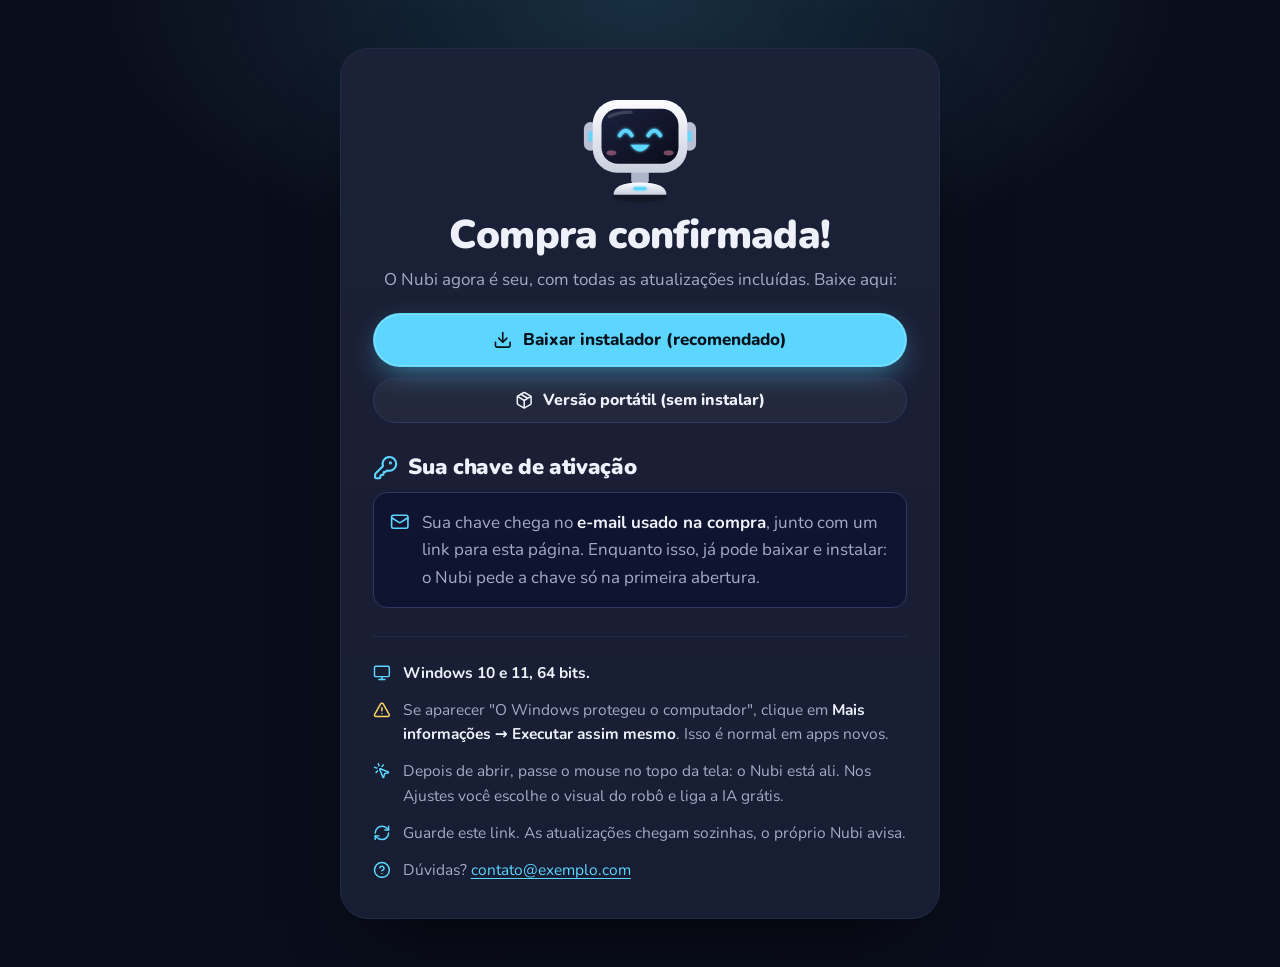
<file: obrigado.html>
<!doctype html>
<html lang="pt-BR">
  <head>
    <meta charset="UTF-8" />
    <meta name="viewport" content="width=device-width, initial-scale=1" />
    <meta name="robots" content="noindex" />
    <meta name="theme-color" content="#0a0e1c" />
    <title>Obrigado! · Nubi</title>
    <link rel="icon" type="image/png" href="assets/favicon.png" />
    <link rel="preconnect" href="https://fonts.googleapis.com" />
    <link rel="preconnect" href="https://fonts.gstatic.com" crossorigin />
    <link
      href="https://fonts.googleapis.com/css2?family=JetBrains+Mono:wght@400;600&family=Nunito:wght@400..900&display=swap"
      rel="stylesheet"
    />
    <link rel="stylesheet" href="styles.css" />
    <script src="config.js"></script>
  </head>
  <body>
    <main class="thanks-page">
      <div class="thanks">
        <div class="thanks-head">
          <img src="assets/robo/tela-animado.svg" alt="" width="132" height="132" />
          <h1>Compra confirmada!</h1>
          <p class="muted">O Nubi agora é seu, com todas as atualizações incluídas. Baixe aqui:</p>
        </div>

        <div class="stack">
          <a class="btn btn-primary btn-lg btn-block" data-download="Nubi-Setup.exe" href="#">
            <svg class="i" aria-hidden="true"><use href="icons.svg#download" /></svg>
            Baixar instalador (recomendado)
          </a>
          <a class="btn btn-ghost btn-block" data-download="Nubi-Portable.exe" href="#">
            <svg class="i" aria-hidden="true"><use href="icons.svg#package" /></svg>
            Versão portátil (sem instalar)
          </a>
        </div>

        <h2><svg class="i" aria-hidden="true"><use href="icons.svg#key-round" /></svg>Sua chave de ativação</h2>
        <div id="key-ready" hidden>
          <p class="muted small">Na primeira abertura, o Nubi pede o e-mail da compra e esta chave. Copie e cole lá:</p>
          <div class="key-box" id="key"></div>
          <p class="muted small" id="key-email"></p>
          <button class="btn btn-ghost btn-block" id="copy" type="button">
            <svg class="i" aria-hidden="true"><use href="icons.svg#copy" /></svg>
            <span id="copy-label">Copiar chave</span>
          </button>
        </div>
        <div id="key-wait" class="key-wait">
          <svg class="i" aria-hidden="true"><use href="icons.svg#mail" /></svg>
          <p style="margin: 0">
            Sua chave chega no <strong>e-mail usado na compra</strong>, junto com um link para esta página. Enquanto isso,
            já pode baixar e instalar: o Nubi pede a chave só na primeira abertura.
          </p>
        </div>

        <div class="tips">
          <p>
            <svg class="i" aria-hidden="true"><use href="icons.svg#monitor" /></svg>
            <span><strong>Windows 10 e 11, 64 bits.</strong></span>
          </p>
          <p class="warn">
            <svg class="i" aria-hidden="true"><use href="icons.svg#triangle-alert" /></svg>
            <span>
              Se aparecer "O Windows protegeu o computador", clique em
              <strong>Mais informações → Executar assim mesmo</strong>. Isso é normal em apps novos.
            </span>
          </p>
          <p>
            <svg class="i" aria-hidden="true"><use href="icons.svg#mouse-pointer-click" /></svg>
            <span>
              Depois de abrir, passe o mouse no topo da tela: o Nubi está ali. Nos Ajustes você escolhe o visual do robô e
              liga a IA grátis.
            </span>
          </p>
          <p>
            <svg class="i" aria-hidden="true"><use href="icons.svg#refresh-cw" /></svg>
            <span>Guarde este link. As atualizações chegam sozinhas, o próprio Nubi avisa.</span>
          </p>
          <p>
            <svg class="i" aria-hidden="true"><use href="icons.svg#circle-help" /></svg>
            <span>Dúvidas? <span data-support></span></span>
          </p>
        </div>
      </div>
    </main>

    <script>
      ;(function () {
        var cfg = window.NUBI_CONFIG || {}
        var repo = cfg.repoReleases || 'luccas-souza7/nubi'
        document.querySelectorAll('[data-download]').forEach(function (a) {
          a.href = 'https://github.com/' + repo + '/releases/latest/download/' + a.getAttribute('data-download')
        })

        document.querySelectorAll('[data-support]').forEach(function (el) {
          var parts = []
          if (cfg.emailSuporte) parts.push('<a href="mailto:' + cfg.emailSuporte + '">' + cfg.emailSuporte + '</a>')
          if (cfg.whatsappSuporte)
            parts.push('<a href="https://wa.me/' + cfg.whatsappSuporte + '" target="_blank" rel="noopener">WhatsApp</a>')
          el.innerHTML = parts.join(' ou ')
        })

        // Link personalizado: obrigado.html?email=...&chave=NUBI-...
        var params = new URLSearchParams(location.search)
        var key = (params.get('chave') || '').trim()
        var email = (params.get('email') || '').trim()
        if (!/^NUBI-[0-9A-Z-]+$/i.test(key)) return

        document.getElementById('key-wait').hidden = true
        document.getElementById('key-ready').hidden = false
        document.getElementById('key').textContent = key.toUpperCase()
        if (email) document.getElementById('key-email').textContent = 'E-mail da compra: ' + email

        var btn = document.getElementById('copy')
        var label = document.getElementById('copy-label')
        btn.addEventListener('click', function () {
          var done = function () {
            label.textContent = 'Chave copiada'
            setTimeout(function () {
              label.textContent = 'Copiar chave'
            }, 2500)
          }
          if (navigator.clipboard && window.isSecureContext) {
            navigator.clipboard.writeText(key.toUpperCase()).then(done, fallback)
          } else fallback()
          function fallback() {
            var range = document.createRange()
            range.selectNodeContents(document.getElementById('key'))
            var sel = window.getSelection()
            sel.removeAllRanges()
            sel.addRange(range)
            try {
              document.execCommand('copy')
              done()
            } catch (e) {
              label.textContent = 'Selecionei a chave: aperte Ctrl+C'
            }
          }
        })
      })()
    </script>
  </body>
</html>
</file>
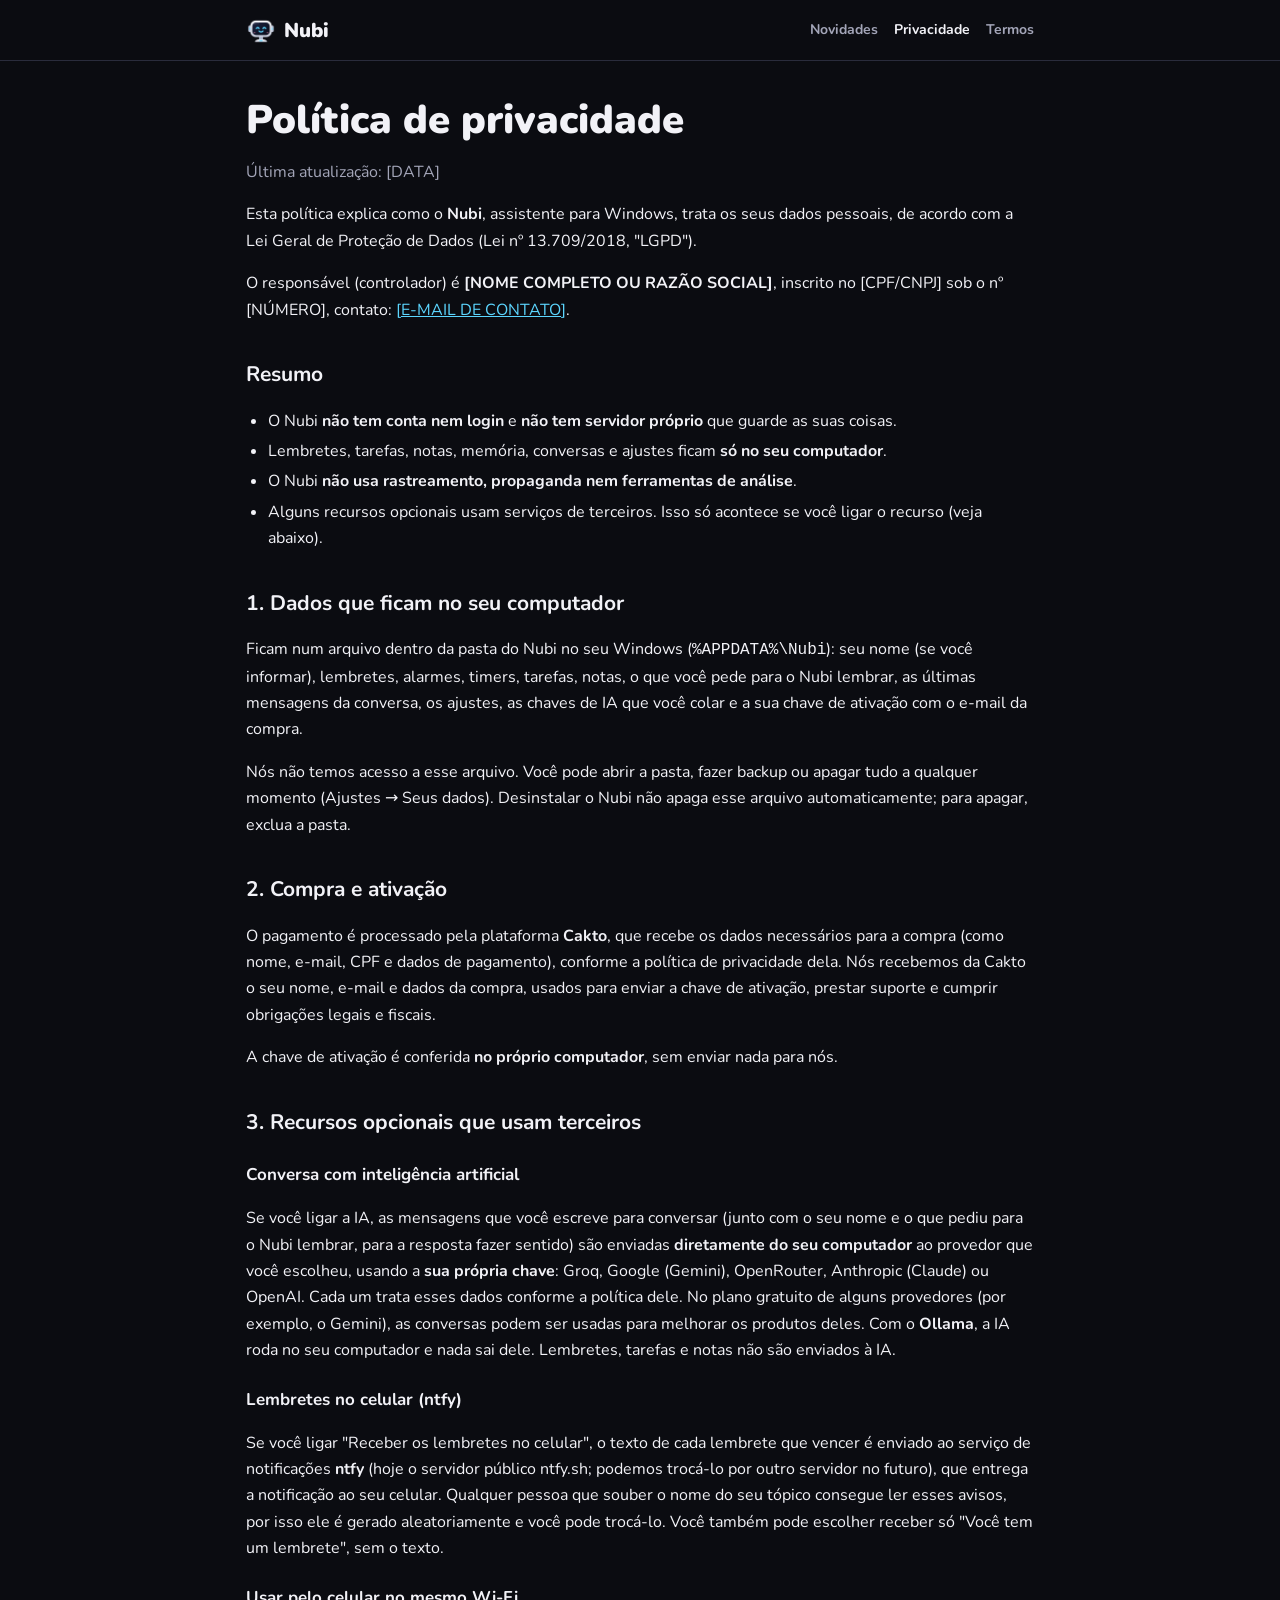
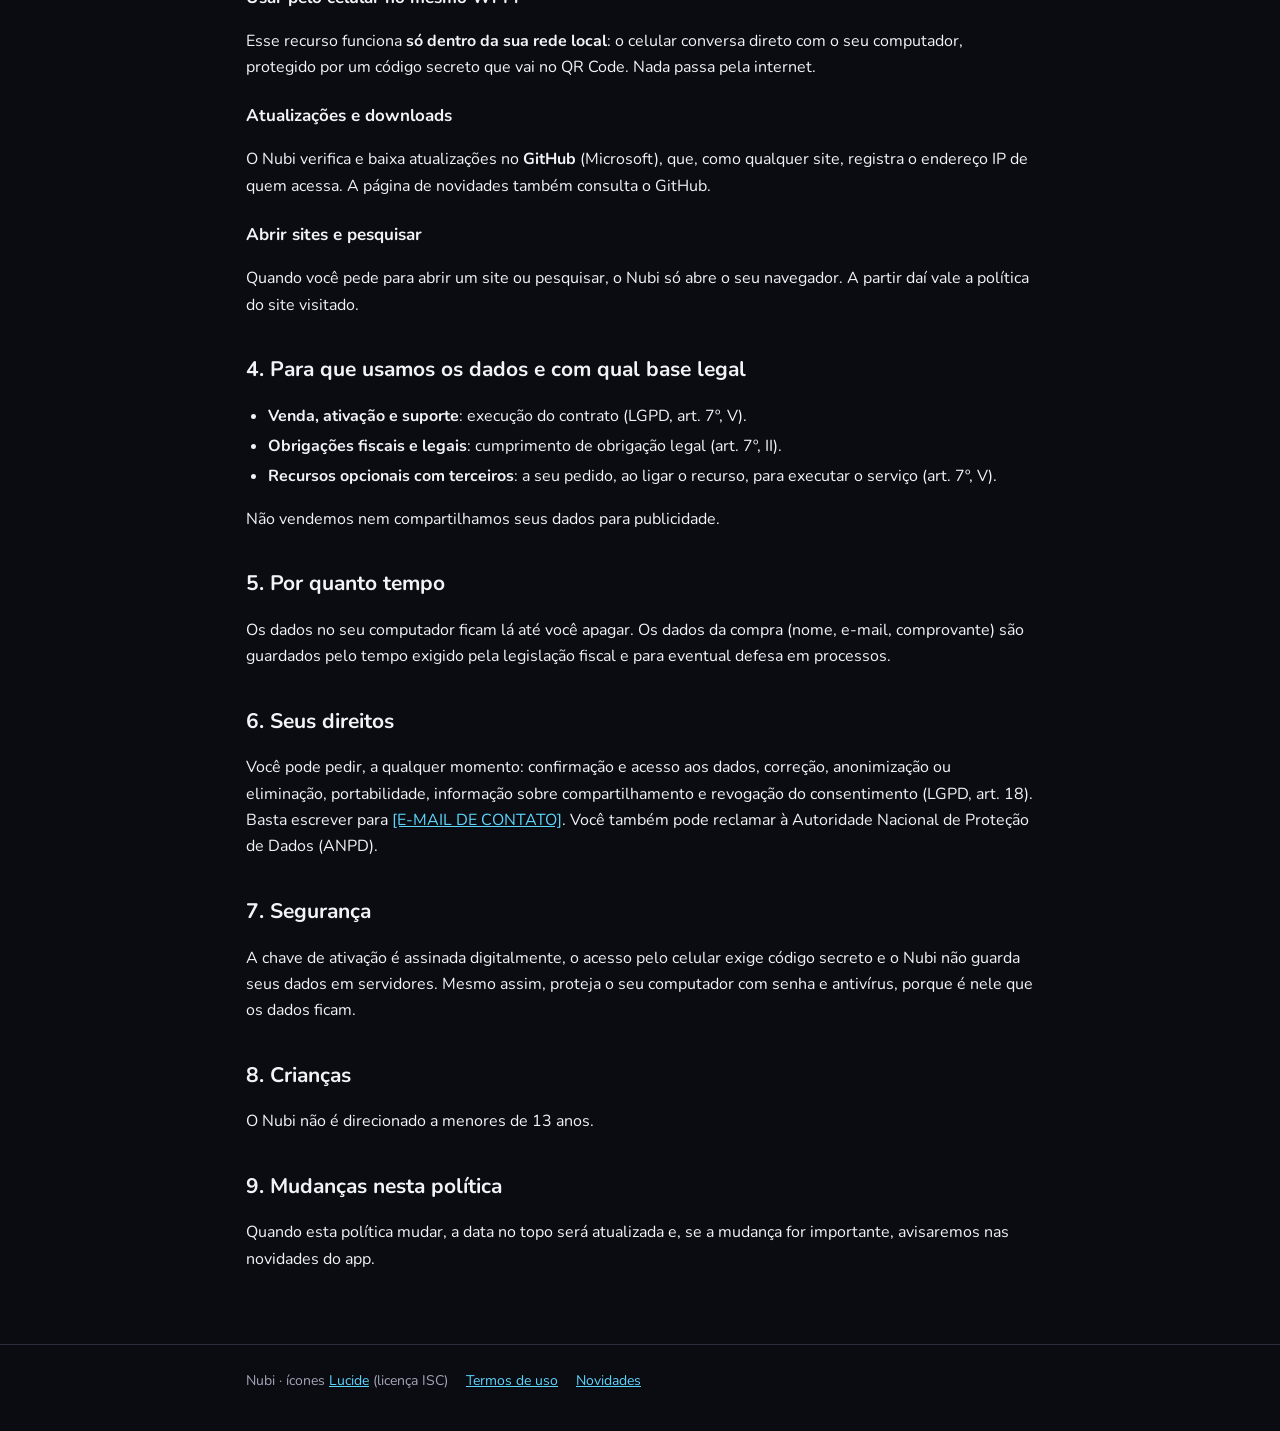
<file: privacidade.html>
<!doctype html>
<html lang="pt-BR">
  <head>
    <meta charset="UTF-8" />
    <meta name="viewport" content="width=device-width, initial-scale=1" />
    <title>Política de privacidade · Nubi</title>
    <meta name="description" content="Como o Nubi trata os seus dados." />
    <link rel="canonical" href="https://luccas-souza7.github.io/nubi/privacidade.html" />
    <meta name="theme-color" content="#0a0e1c" />
    <meta property="og:type" content="website" />
    <meta property="og:locale" content="pt_BR" />
    <meta property="og:site_name" content="Nubi" />
    <meta property="og:url" content="https://luccas-souza7.github.io/nubi/privacidade.html" />
    <meta property="og:title" content="Política de privacidade · Nubi" />
    <meta property="og:description" content="Como o Nubi trata os seus dados." />
    <meta property="og:image" content="https://luccas-souza7.github.io/nubi/assets/icone.png" />
    <link rel="icon" type="image/png" href="assets/favicon.png" />
    <link rel="preconnect" href="https://fonts.googleapis.com" />
    <link rel="preconnect" href="https://fonts.gstatic.com" crossorigin />
    <link href="https://fonts.googleapis.com/css2?family=Nunito:wght@400;700;800;900&display=swap" rel="stylesheet" />
    <link rel="stylesheet" href="paginas.css" />
  </head>
  <body>
    <header class="top">
      <div class="in">
        <a class="brand" href="./"><img src="assets/favicon.png" alt="" /><span>Nubi</span></a>
        <nav><a href="novidades.html">Novidades</a><a href="privacidade.html" aria-current="page">Privacidade</a><a href="termos.html">Termos</a></nav>
      </div>
    </header>
    <main>
      <!-- PREENCHER antes de publicar: troque os campos entre colchetes e peça para um advogado revisar. -->
      <h1>Política de privacidade</h1>
      <p class="muted">Última atualização: [DATA]</p>

      <p>
        Esta política explica como o <strong>Nubi</strong>, assistente para Windows, trata os seus dados pessoais, de acordo
        com a Lei Geral de Proteção de Dados (Lei nº 13.709/2018, "LGPD").
      </p>
      <p>
        O responsável (controlador) é <strong>[NOME COMPLETO OU RAZÃO SOCIAL]</strong>, inscrito no [CPF/CNPJ] sob o nº
        [NÚMERO], contato: <a href="mailto:[E-MAIL DE CONTATO]">[E-MAIL DE CONTATO]</a>.
      </p>

      <h2>Resumo</h2>
      <ul>
        <li>O Nubi <strong>não tem conta nem login</strong> e <strong>não tem servidor próprio</strong> que guarde as suas coisas.</li>
        <li>Lembretes, tarefas, notas, memória, conversas e ajustes ficam <strong>só no seu computador</strong>.</li>
        <li>O Nubi <strong>não usa rastreamento, propaganda nem ferramentas de análise</strong>.</li>
        <li>Alguns recursos opcionais usam serviços de terceiros. Isso só acontece se você ligar o recurso (veja abaixo).</li>
      </ul>

      <h2>1. Dados que ficam no seu computador</h2>
      <p>
        Ficam num arquivo dentro da pasta do Nubi no seu Windows (<code>%APPDATA%\Nubi</code>): seu nome (se você
        informar), lembretes, alarmes, timers, tarefas, notas, o que você pede para o Nubi lembrar, as últimas mensagens
        da conversa, os ajustes, as chaves de IA que você colar e a sua chave de ativação com o e-mail da compra.
      </p>
      <p>
        Nós não temos acesso a esse arquivo. Você pode abrir a pasta, fazer backup ou apagar tudo a qualquer momento
        (Ajustes → Seus dados). Desinstalar o Nubi não apaga esse arquivo automaticamente; para apagar, exclua a pasta.
      </p>

      <h2>2. Compra e ativação</h2>
      <p>
        O pagamento é processado pela plataforma <strong>Cakto</strong>, que recebe os dados necessários para a compra
        (como nome, e-mail, CPF e dados de pagamento), conforme a política de privacidade dela. Nós recebemos da Cakto o
        seu nome, e-mail e dados da compra, usados para enviar a chave de ativação, prestar suporte e cumprir obrigações
        legais e fiscais.
      </p>
      <p>
        A chave de ativação é conferida <strong>no próprio computador</strong>, sem enviar nada para nós.
      </p>

      <h2>3. Recursos opcionais que usam terceiros</h2>
      <h3>Conversa com inteligência artificial</h3>
      <p>
        Se você ligar a IA, as mensagens que você escreve para conversar (junto com o seu nome e o que pediu para o Nubi
        lembrar, para a resposta fazer sentido) são enviadas <strong>diretamente do seu computador</strong> ao provedor que
        você escolheu, usando a <strong>sua própria chave</strong>: Groq, Google (Gemini), OpenRouter, Anthropic (Claude)
        ou OpenAI. Cada um trata esses dados conforme a política dele. No plano gratuito de alguns provedores (por
        exemplo, o Gemini), as conversas podem ser usadas para melhorar os produtos deles. Com o <strong>Ollama</strong>, a
        IA roda no seu computador e nada sai dele. Lembretes, tarefas e notas não são enviados à IA.
      </p>
      <h3>Lembretes no celular (ntfy)</h3>
      <p>
        Se você ligar "Receber os lembretes no celular", o texto de cada lembrete que vencer é enviado ao serviço de
        notificações <strong>ntfy</strong> (hoje o servidor público ntfy.sh; podemos trocá-lo por outro servidor no futuro),
        que entrega a notificação ao seu celular. Qualquer pessoa que souber o nome do seu
        tópico consegue ler esses avisos, por isso ele é gerado aleatoriamente e você pode trocá-lo. Você também pode
        escolher receber só "Você tem um lembrete", sem o texto.
      </p>
      <h3>Usar pelo celular no mesmo Wi-Fi</h3>
      <p>
        Esse recurso funciona <strong>só dentro da sua rede local</strong>: o celular conversa direto com o seu computador,
        protegido por um código secreto que vai no QR Code. Nada passa pela internet.
      </p>
      <h3>Atualizações e downloads</h3>
      <p>
        O Nubi verifica e baixa atualizações no <strong>GitHub</strong> (Microsoft), que, como qualquer site, registra o
        endereço IP de quem acessa. A página de novidades também consulta o GitHub.
      </p>
      <h3>Abrir sites e pesquisar</h3>
      <p>Quando você pede para abrir um site ou pesquisar, o Nubi só abre o seu navegador. A partir daí vale a política do site visitado.</p>

      <h2>4. Para que usamos os dados e com qual base legal</h2>
      <ul>
        <li><strong>Venda, ativação e suporte</strong>: execução do contrato (LGPD, art. 7º, V).</li>
        <li><strong>Obrigações fiscais e legais</strong>: cumprimento de obrigação legal (art. 7º, II).</li>
        <li><strong>Recursos opcionais com terceiros</strong>: a seu pedido, ao ligar o recurso, para executar o serviço (art. 7º, V).</li>
      </ul>
      <p>Não vendemos nem compartilhamos seus dados para publicidade.</p>

      <h2>5. Por quanto tempo</h2>
      <p>
        Os dados no seu computador ficam lá até você apagar. Os dados da compra (nome, e-mail, comprovante) são guardados
        pelo tempo exigido pela legislação fiscal e para eventual defesa em processos.
      </p>

      <h2>6. Seus direitos</h2>
      <p>
        Você pode pedir, a qualquer momento: confirmação e acesso aos dados, correção, anonimização ou eliminação,
        portabilidade, informação sobre compartilhamento e revogação do consentimento (LGPD, art. 18). Basta escrever
        para <a href="mailto:[E-MAIL DE CONTATO]">[E-MAIL DE CONTATO]</a>. Você também pode reclamar à Autoridade Nacional de
        Proteção de Dados (ANPD).
      </p>

      <h2>7. Segurança</h2>
      <p>
        A chave de ativação é assinada digitalmente, o acesso pelo celular exige código secreto e o Nubi não guarda seus
        dados em servidores. Mesmo assim, proteja o seu computador com senha e antivírus, porque é nele que os dados ficam.
      </p>

      <h2>8. Crianças</h2>
      <p>O Nubi não é direcionado a menores de 13 anos.</p>

      <h2>9. Mudanças nesta política</h2>
      <p>Quando esta política mudar, a data no topo será atualizada e, se a mudança for importante, avisaremos nas novidades do app.</p>
    </main>
    <footer><div class="in"><span>Nubi · ícones <a href="https://lucide.dev" target="_blank" rel="noopener">Lucide</a> (licença ISC)</span><a href="termos.html">Termos de uso</a><a href="novidades.html">Novidades</a></div></footer>
  </body>
</html>
</file>
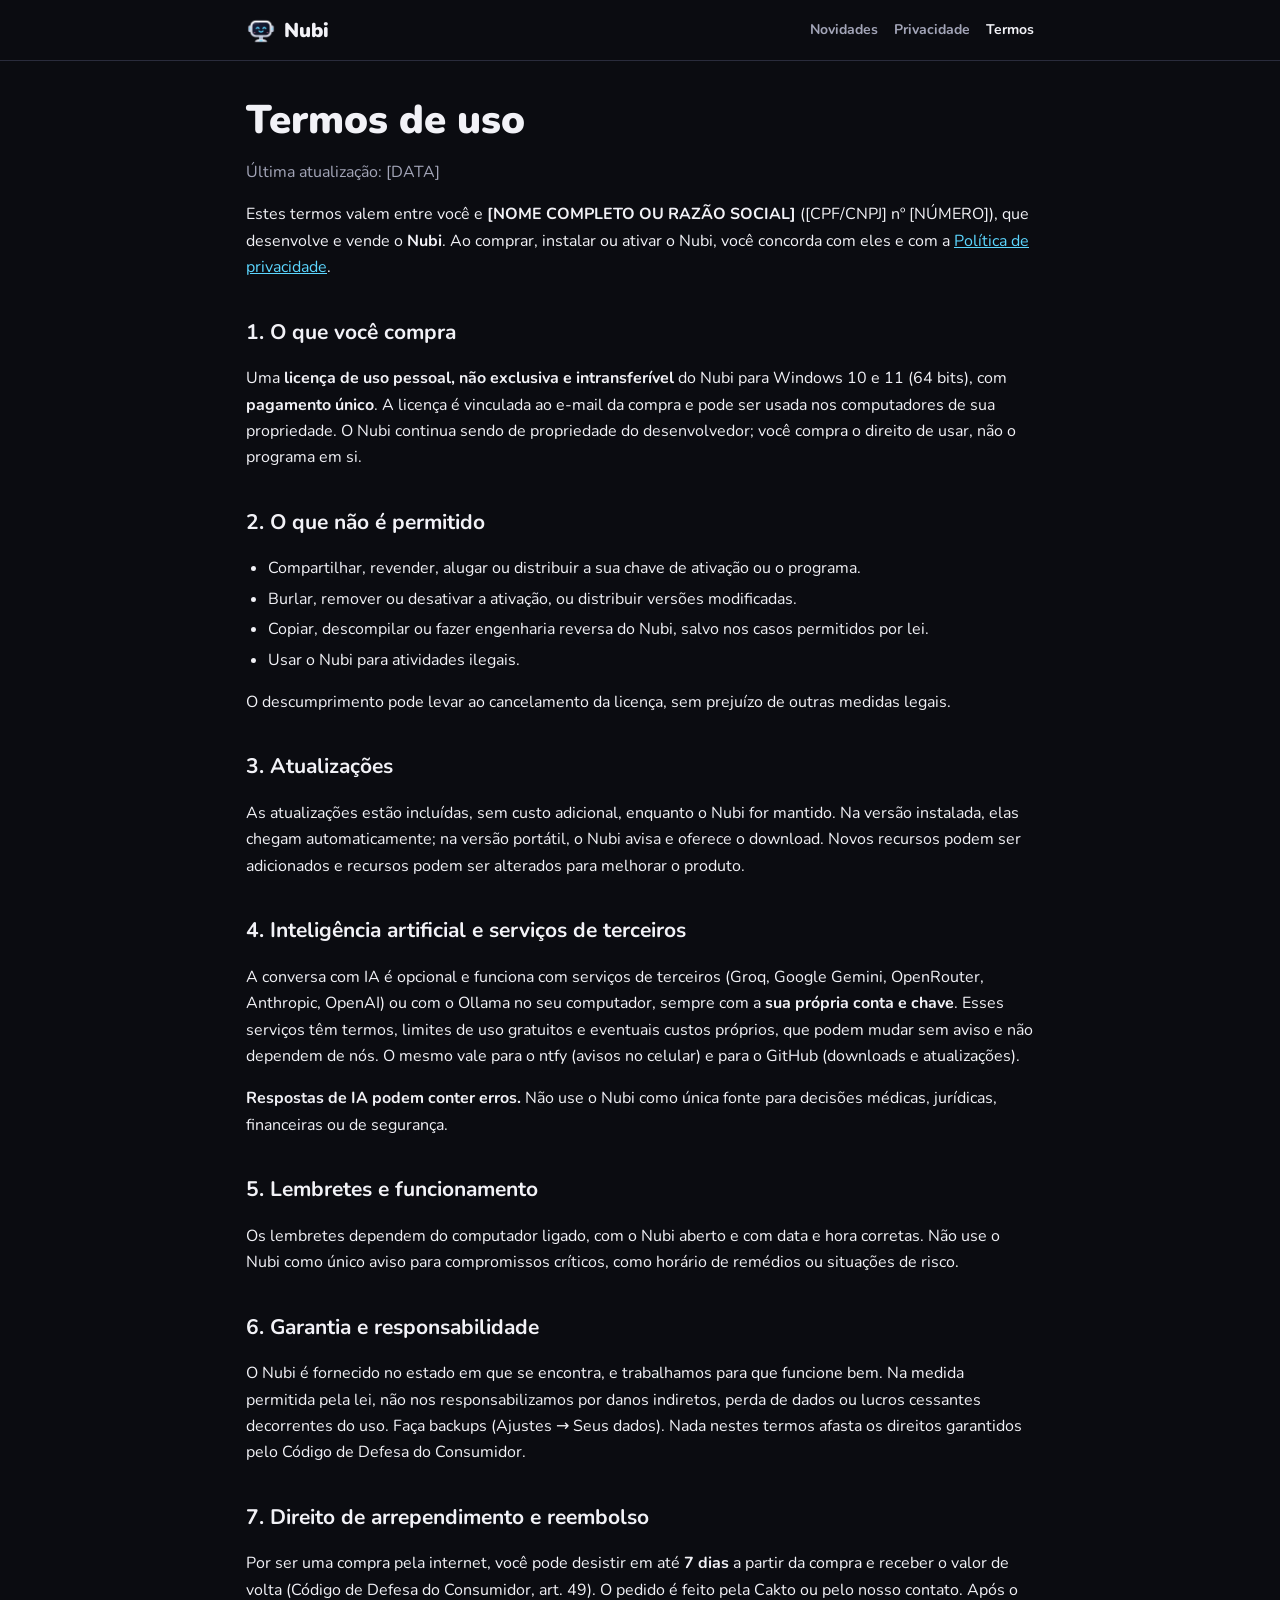
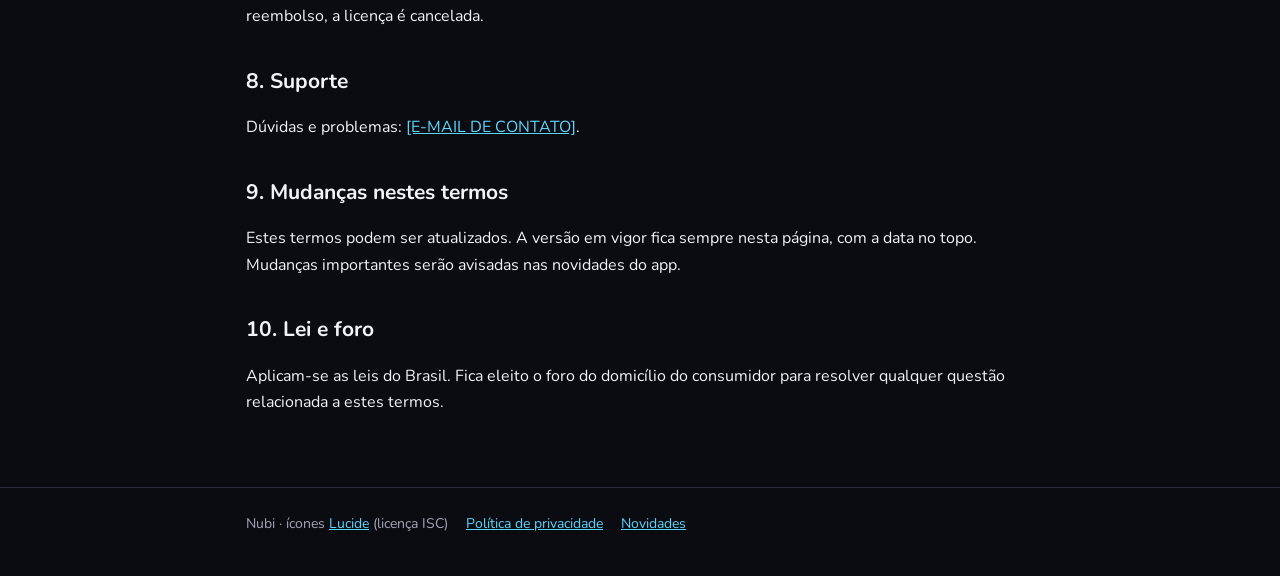
<file: termos.html>
<!doctype html>
<html lang="pt-BR">
  <head>
    <meta charset="UTF-8" />
    <meta name="viewport" content="width=device-width, initial-scale=1" />
    <title>Termos de uso · Nubi</title>
    <meta name="description" content="Termos de uso e licença do Nubi." />
    <link rel="canonical" href="https://luccas-souza7.github.io/nubi/termos.html" />
    <meta name="theme-color" content="#0a0e1c" />
    <meta property="og:type" content="website" />
    <meta property="og:locale" content="pt_BR" />
    <meta property="og:site_name" content="Nubi" />
    <meta property="og:url" content="https://luccas-souza7.github.io/nubi/termos.html" />
    <meta property="og:title" content="Termos de uso · Nubi" />
    <meta property="og:description" content="Termos de uso e licença do Nubi." />
    <meta property="og:image" content="https://luccas-souza7.github.io/nubi/assets/icone.png" />
    <link rel="icon" type="image/png" href="assets/favicon.png" />
    <link rel="preconnect" href="https://fonts.googleapis.com" />
    <link rel="preconnect" href="https://fonts.gstatic.com" crossorigin />
    <link href="https://fonts.googleapis.com/css2?family=Nunito:wght@400;700;800;900&display=swap" rel="stylesheet" />
    <link rel="stylesheet" href="paginas.css" />
  </head>
  <body>
    <header class="top">
      <div class="in">
        <a class="brand" href="./"><img src="assets/favicon.png" alt="" /><span>Nubi</span></a>
        <nav><a href="novidades.html">Novidades</a><a href="privacidade.html">Privacidade</a><a href="termos.html" aria-current="page">Termos</a></nav>
      </div>
    </header>
    <main>
      <!-- PREENCHER antes de publicar: troque os campos entre colchetes e peça para um advogado revisar. -->
      <h1>Termos de uso</h1>
      <p class="muted">Última atualização: [DATA]</p>

      <p>
        Estes termos valem entre você e <strong>[NOME COMPLETO OU RAZÃO SOCIAL]</strong> ([CPF/CNPJ] nº [NÚMERO]), que
        desenvolve e vende o <strong>Nubi</strong>. Ao comprar, instalar ou ativar o Nubi, você concorda com eles e com a
        <a href="privacidade.html">Política de privacidade</a>.
      </p>

      <h2>1. O que você compra</h2>
      <p>
        Uma <strong>licença de uso pessoal, não exclusiva e intransferível</strong> do Nubi para Windows 10 e 11 (64 bits),
        com <strong>pagamento único</strong>. A licença é vinculada ao e-mail da compra e pode ser usada nos computadores
        de sua propriedade. O Nubi continua sendo de propriedade do desenvolvedor; você compra o direito de usar, não o
        programa em si.
      </p>

      <h2>2. O que não é permitido</h2>
      <ul>
        <li>Compartilhar, revender, alugar ou distribuir a sua chave de ativação ou o programa.</li>
        <li>Burlar, remover ou desativar a ativação, ou distribuir versões modificadas.</li>
        <li>Copiar, descompilar ou fazer engenharia reversa do Nubi, salvo nos casos permitidos por lei.</li>
        <li>Usar o Nubi para atividades ilegais.</li>
      </ul>
      <p>O descumprimento pode levar ao cancelamento da licença, sem prejuízo de outras medidas legais.</p>

      <h2>3. Atualizações</h2>
      <p>
        As atualizações estão incluídas, sem custo adicional, enquanto o Nubi for mantido. Na versão instalada, elas
        chegam automaticamente; na versão portátil, o Nubi avisa e oferece o download. Novos recursos podem ser
        adicionados e recursos podem ser alterados para melhorar o produto.
      </p>

      <h2>4. Inteligência artificial e serviços de terceiros</h2>
      <p>
        A conversa com IA é opcional e funciona com serviços de terceiros (Groq, Google Gemini, OpenRouter, Anthropic,
        OpenAI) ou com o Ollama no seu computador, sempre com a <strong>sua própria conta e chave</strong>. Esses serviços
        têm termos, limites de uso gratuitos e eventuais custos próprios, que podem mudar sem aviso e não dependem de nós.
        O mesmo vale para o ntfy (avisos no celular) e para o GitHub (downloads e atualizações).
      </p>
      <p>
        <strong>Respostas de IA podem conter erros.</strong> Não use o Nubi como única fonte para decisões médicas,
        jurídicas, financeiras ou de segurança.
      </p>

      <h2>5. Lembretes e funcionamento</h2>
      <p>
        Os lembretes dependem do computador ligado, com o Nubi aberto e com data e hora corretas. Não use o Nubi como
        único aviso para compromissos críticos, como horário de remédios ou situações de risco.
      </p>

      <h2>6. Garantia e responsabilidade</h2>
      <p>
        O Nubi é fornecido no estado em que se encontra, e trabalhamos para que funcione bem. Na medida permitida pela
        lei, não nos responsabilizamos por danos indiretos, perda de dados ou lucros cessantes decorrentes do uso. Faça
        backups (Ajustes → Seus dados). Nada nestes termos afasta os direitos garantidos pelo Código de Defesa do
        Consumidor.
      </p>

      <h2>7. Direito de arrependimento e reembolso</h2>
      <p>
        Por ser uma compra pela internet, você pode desistir em até <strong>7 dias</strong> a partir da compra e receber o
        valor de volta (Código de Defesa do Consumidor, art. 49). O pedido é feito pela Cakto ou pelo nosso contato. Após
        o reembolso, a licença é cancelada.
      </p>

      <h2>8. Suporte</h2>
      <p>Dúvidas e problemas: <a href="mailto:[E-MAIL DE CONTATO]">[E-MAIL DE CONTATO]</a>.</p>

      <h2>9. Mudanças nestes termos</h2>
      <p>
        Estes termos podem ser atualizados. A versão em vigor fica sempre nesta página, com a data no topo. Mudanças
        importantes serão avisadas nas novidades do app.
      </p>

      <h2>10. Lei e foro</h2>
      <p>
        Aplicam-se as leis do Brasil. Fica eleito o foro do domicílio do consumidor para resolver qualquer questão
        relacionada a estes termos.
      </p>
    </main>
    <footer><div class="in"><span>Nubi · ícones <a href="https://lucide.dev" target="_blank" rel="noopener">Lucide</a> (licença ISC)</span><a href="privacidade.html">Política de privacidade</a><a href="novidades.html">Novidades</a></div></footer>
  </body>
</html>
</file>
<file: styles.css>
/* ==========================================================================
   Nubi
   Direção "Noite de LED": azul-marinho escuro + ciano dos LEDs do Telinha.
   ========================================================================== */

:root {
  --bg: #0a0e1c;
  --bg-2: #0f1426;
  --surface: #141a30;
  --surface-2: #1a2140;
  --line: #232a45;
  --line-2: #2e3860;
  --text: #eef1fa;
  --muted: #a3abc6;
  --glow: #5cd6ff;
  --glow-2: #a6ecff;
  --glow-soft: rgba(92, 214, 255, 0.14);
  --ink: #04121b;
  --mint: #5ef2b8;
  --pink: #ff8fc7;
  --yellow: #ffd45c;
  --radius: 20px;
  --radius-sm: 12px;
  --max: 1160px;
  --font: 'Nunito', system-ui, -apple-system, 'Segoe UI', sans-serif;
  --mono: 'JetBrains Mono', ui-monospace, 'Cascadia Code', Consolas, monospace;
  --ease: cubic-bezier(0.22, 1, 0.36, 1);
  color-scheme: dark;
}

*,
*::before,
*::after {
  box-sizing: border-box;
}

html {
  scroll-behavior: smooth;
  scroll-padding-top: 80px;
  -webkit-text-size-adjust: 100%;
  overflow-x: clip;
}

body {
  margin: 0;
  background: var(--bg);
  color: var(--text);
  font-family: var(--font);
  font-size: 17px;
  line-height: 1.6;
  -webkit-font-smoothing: antialiased;
  overflow-x: clip;
}

img,
svg {
  display: block;
  max-width: 100%;
}

a {
  color: var(--glow);
  text-underline-offset: 3px;
}

a:hover {
  color: var(--glow-2);
}

button {
  font: inherit;
  color: inherit;
}

h1,
h2,
h3 {
  margin: 0 0 0.5em;
  line-height: 1.12;
  font-weight: 900;
  letter-spacing: -0.015em;
  text-wrap: balance;
}

h1 {
  font-size: clamp(36px, 5.4vw, 62px);
}

h2 {
  font-size: clamp(28px, 3.8vw, 44px);
}

h3 {
  font-size: 19px;
  font-weight: 800;
  letter-spacing: 0;
}

p {
  margin: 0 0 1em;
}

q {
  quotes: '“' '”';
  color: var(--glow-2);
}

.mono {
  font-family: var(--mono);
}

.i {
  width: 1.15em;
  height: 1.15em;
  flex: none;
}

.sr-only {
  position: absolute;
  width: 1px;
  height: 1px;
  padding: 0;
  margin: -1px;
  overflow: hidden;
  clip: rect(0 0 0 0);
  white-space: nowrap;
  border: 0;
}

:focus-visible {
  outline: 3px solid var(--glow);
  outline-offset: 3px;
  border-radius: 8px;
}

.skip {
  position: absolute;
  left: 16px;
  top: -60px;
  z-index: 100;
  background: var(--glow);
  color: var(--ink);
  padding: 10px 16px;
  border-radius: 10px;
  font-weight: 800;
  text-decoration: none;
}

.skip:focus {
  top: 12px;
}

.wrap {
  width: min(var(--max), 100% - 32px);
  margin-inline: auto;
}

/* ---------- botões ---------- */
.btn {
  display: inline-flex;
  align-items: center;
  justify-content: center;
  gap: 10px;
  min-height: 46px;
  padding: 0 22px;
  border-radius: 999px;
  border: 1px solid transparent;
  font-weight: 800;
  font-size: 16px;
  text-decoration: none;
  cursor: pointer;
  transition:
    transform 0.2s var(--ease),
    box-shadow 0.2s var(--ease),
    background 0.2s,
    border-color 0.2s;
  white-space: nowrap;
}

.btn-primary {
  background: var(--glow);
  color: var(--ink);
  box-shadow:
    0 0 0 1px rgba(166, 236, 255, 0.5) inset,
    0 10px 30px -8px rgba(92, 214, 255, 0.6);
}

.btn-primary:hover {
  color: var(--ink);
  background: var(--glow-2);
  transform: translateY(-1px);
  box-shadow:
    0 0 0 1px rgba(255, 255, 255, 0.6) inset,
    0 14px 40px -8px rgba(92, 214, 255, 0.75);
}

.btn-ghost {
  background: rgba(255, 255, 255, 0.04);
  color: var(--text);
  border-color: var(--line-2);
}

.btn-ghost:hover {
  color: var(--text);
  border-color: var(--glow);
  background: var(--glow-soft);
}

.btn-sm {
  min-height: 38px;
  padding: 0 16px;
  font-size: 15px;
}

.btn-lg {
  min-height: 54px;
  padding: 0 26px;
  font-size: 17px;
}

.btn-block {
  display: flex;
  width: 100%;
  min-width: 0;
  white-space: normal;
  text-align: center;
  line-height: 1.25;
  padding-block: 10px;
}

/* ---------- topo ---------- */
.top {
  position: sticky;
  top: 0;
  z-index: 40;
  background: rgba(10, 14, 28, 0.78);
  border-bottom: 1px solid rgba(35, 42, 69, 0.7);
  backdrop-filter: blur(14px) saturate(140%);
  -webkit-backdrop-filter: blur(14px) saturate(140%);
}

.top-in {
  display: flex;
  align-items: center;
  gap: 24px;
  height: 64px;
}

.brand {
  display: inline-flex;
  align-items: center;
  gap: 10px;
  color: var(--text);
  font-weight: 900;
  font-size: 20px;
  text-decoration: none;
}

.brand:hover {
  color: var(--text);
}

.nav {
  display: flex;
  gap: 4px;
  margin-left: auto;
}

.nav a {
  color: var(--muted);
  text-decoration: none;
  font-weight: 700;
  font-size: 15px;
  padding: 8px 12px;
  border-radius: 999px;
}

.nav a:hover {
  color: var(--text);
  background: rgba(255, 255, 255, 0.05);
}

/* ==========================================================================
   HERO
   ========================================================================== */
.hero {
  position: relative;
  padding: 56px 0 72px;
  isolation: isolate;
}

.hero::before {
  content: '';
  position: absolute;
  inset: -64px 0 0;
  z-index: -1;
  background:
    radial-gradient(60% 50% at 75% 35%, rgba(92, 214, 255, 0.16), transparent 70%),
    radial-gradient(40% 40% at 10% 10%, rgba(120, 110, 255, 0.1), transparent 70%),
    linear-gradient(180deg, transparent 70%, var(--bg));
  pointer-events: none;
}

.hero-grid {
  display: grid;
  grid-template-columns: minmax(0, 0.92fr) minmax(0, 1.08fr);
  gap: 56px;
  align-items: center;
}

.eyebrow {
  display: inline-flex;
  align-items: center;
  gap: 8px;
  padding: 6px 14px 6px 10px;
  border-radius: 999px;
  border: 1px solid var(--line-2);
  background: rgba(255, 255, 255, 0.03);
  color: var(--glow-2);
  font-size: 14px;
  font-weight: 700;
}

.hero h1 {
  margin-top: 20px;
}

.glow-text {
  color: var(--glow);
  text-shadow: 0 0 28px rgba(92, 214, 255, 0.45);
}

.lead {
  font-size: clamp(17px, 1.6vw, 19px);
  color: var(--muted);
  max-width: 34em;
}

.hero-cta {
  display: flex;
  flex-wrap: wrap;
  gap: 12px;
  margin: 28px 0 24px;
}

.hero-facts {
  display: flex;
  flex-wrap: wrap;
  gap: 8px 20px;
  list-style: none;
  padding: 0;
  margin: 0;
  color: var(--muted);
  font-size: 15px;
  font-weight: 700;
}

.hero-facts li {
  display: inline-flex;
  align-items: center;
  gap: 8px;
}

.hero-facts .i {
  color: var(--mint);
}

/* ---------- monitor ---------- */
.stage {
  position: relative;
  isolation: isolate;
}

.stage::before {
  content: '';
  position: absolute;
  inset: 4% 6% 18%;
  z-index: -1;
  border-radius: 40px;
  background: radial-gradient(closest-side, rgba(92, 214, 255, 0.35), transparent);
  filter: blur(30px);
  opacity: 0;
  transition: opacity 1.2s ease;
}

.stage.on::before {
  opacity: 1;
}

.monitor {
  position: relative;
  padding: 12px 12px 22px;
  border-radius: 20px;
  background: linear-gradient(180deg, #1c2340, #121729);
  border: 1px solid #2c355a;
  box-shadow:
    0 1px 0 rgba(255, 255, 255, 0.08) inset,
    0 40px 80px -30px rgba(0, 0, 0, 0.8);
}

.cam {
  position: absolute;
  top: 4px;
  left: 50%;
  width: 5px;
  height: 5px;
  margin-left: -2.5px;
  border-radius: 50%;
  background: #2d3658;
}

.power {
  position: absolute;
  bottom: 8px;
  left: 50%;
  width: 6px;
  height: 6px;
  margin-left: -3px;
  border-radius: 50%;
  background: #2d3658;
  transition:
    background 0.4s,
    box-shadow 0.4s;
}

.stage.on .power {
  background: var(--glow);
  box-shadow: 0 0 10px var(--glow);
}

.neck {
  width: 16%;
  height: 34px;
  margin: 0 auto;
  background: linear-gradient(90deg, #151a2e, #222a48 50%, #151a2e);
}

.foot {
  width: 38%;
  height: 10px;
  margin: 0 auto;
  border-radius: 10px 10px 4px 4px;
  background: linear-gradient(180deg, #2a3356, #171c31);
  box-shadow: 0 16px 30px -8px rgba(0, 0, 0, 0.7);
}

.screen {
  position: relative;
  text-align: left;
  aspect-ratio: 16 / 10;
  min-height: 340px;
  overflow: hidden;
  border-radius: 8px;
  background: #050711;
  font-size: 14px;
}

.wall {
  position: absolute;
  inset: 0;
  background:
    radial-gradient(55% 70% at 18% 100%, rgba(92, 214, 255, 0.38), transparent 70%),
    radial-gradient(50% 60% at 90% 10%, rgba(140, 110, 255, 0.4), transparent 70%),
    radial-gradient(40% 50% at 70% 85%, rgba(94, 242, 184, 0.18), transparent 70%),
    linear-gradient(160deg, #141b3d, #0b1027 60%, #0a0d1f);
}

.wall::after {
  /* ondas suaves no papel de parede */
  content: '';
  position: absolute;
  inset: 0;
  background: repeating-radial-gradient(circle at 20% 120%, transparent 0 38px, rgba(255, 255, 255, 0.025) 38px 39px);
}

.desk-window {
  position: absolute;
  left: 5%;
  top: 30%;
  width: 46%;
  height: 46%;
  border-radius: 10px;
  background: rgba(18, 23, 44, 0.72);
  border: 1px solid rgba(255, 255, 255, 0.08);
  box-shadow: 0 20px 40px -20px rgba(0, 0, 0, 0.8);
}

.dw-bar,
.aw-bar {
  display: flex;
  align-items: center;
  gap: 6px;
  height: 26px;
  padding: 0 10px;
  border-bottom: 1px solid rgba(255, 255, 255, 0.06);
}

.dw-bar i {
  width: 8px;
  height: 8px;
  border-radius: 50%;
  background: rgba(255, 255, 255, 0.16);
}

.dw-body,
.aw-body {
  display: grid;
  gap: 8px;
  padding: 12px;
}

.dw-body b,
.aw-body b {
  display: block;
  height: 8px;
  border-radius: 4px;
  background: rgba(255, 255, 255, 0.08);
}

.dw-body b.short {
  width: 60%;
}

.app-window {
  position: absolute;
  right: 5%;
  bottom: 52px;
  width: 50%;
  height: 42%;
  border-radius: 10px;
  background: rgba(20, 26, 50, 0.95);
  border: 1px solid rgba(92, 214, 255, 0.35);
  box-shadow: 0 24px 48px -20px rgba(0, 0, 0, 0.9);
  opacity: 0;
  transform: translateY(12px) scale(0.96);
  transition:
    opacity 0.35s var(--ease),
    transform 0.35s var(--ease);
  z-index: 2;
}

.app-window.show {
  opacity: 1;
  transform: none;
}

.aw-bar {
  font-size: 12px;
  font-weight: 700;
  color: var(--text);
  white-space: nowrap;
  overflow: hidden;
}

.aw-bar span {
  overflow: hidden;
  text-overflow: ellipsis;
}

.aw-bar .i {
  color: var(--glow);
  width: 14px;
  height: 14px;
}

.aw-body b:nth-child(1) {
  height: 54px;
  background: linear-gradient(120deg, rgba(92, 214, 255, 0.18), rgba(140, 110, 255, 0.14));
}

.screen-off {
  position: absolute;
  inset: 0;
  z-index: 20;
  background: #03040a;
  pointer-events: none;
  transition: opacity 0.9s ease 0.15s;
}

.screen-off::after {
  content: '';
  position: absolute;
  left: 10%;
  right: 10%;
  top: 50%;
  height: 2px;
  background: var(--glow);
  box-shadow: 0 0 18px var(--glow);
  transform: scaleX(0);
  opacity: 0;
}

.stage.on .screen-off {
  opacity: 0;
}

.stage.booting .screen-off::after {
  animation: boot-line 0.7s var(--ease) forwards;
}

@keyframes boot-line {
  0% {
    transform: scaleX(0);
    opacity: 1;
  }
  60% {
    transform: scaleX(1);
    opacity: 1;
  }
  100% {
    transform: scaleX(1) scaleY(30);
    opacity: 0;
  }
}

/* ---------- entalho: pílula + painel ---------- */
.notch {
  position: absolute;
  top: 0;
  left: 50%;
  z-index: 6;
  width: min(340px, calc(100% - 20px));
  transform: translateX(-50%);
  display: flex;
  justify-content: center;
}

.pill {
  display: inline-flex;
  align-items: center;
  gap: 8px;
  height: 36px;
  margin-top: 8px;
  padding: 0 14px 0 5px;
  border-radius: 999px;
  border: 1px solid rgba(92, 214, 255, 0.4);
  background: rgba(6, 9, 20, 0.92);
  color: var(--text);
  font-size: 13px;
  cursor: pointer;
  max-width: 100%;
  box-shadow:
    0 0 0 4px rgba(92, 214, 255, 0.06),
    0 8px 24px -6px rgba(92, 214, 255, 0.45);
  transition:
    transform 0.5s var(--ease),
    opacity 0.25s ease;
}

.pill img {
  width: 26px;
  height: 26px;
}

.pill span:not(.sr-only) {
  white-space: nowrap;
  overflow: hidden;
  text-overflow: ellipsis;
}

.stage:not(.pill-in) .pill {
  transform: translateY(-140%);
}

.notch.open .pill {
  opacity: 0;
  pointer-events: none;
}

.panel {
  position: absolute;
  top: 6px;
  left: 0;
  right: 0;
  padding: 12px;
  border-radius: 22px;
  background: rgba(8, 11, 24, 0.95);
  border: 1px solid #2a3458;
  box-shadow:
    0 0 0 1px rgba(92, 214, 255, 0.08),
    0 24px 50px -16px rgba(0, 0, 0, 0.9),
    0 0 40px -10px rgba(92, 214, 255, 0.35);
  backdrop-filter: blur(16px);
  -webkit-backdrop-filter: blur(16px);
  transform-origin: 50% 0;
  opacity: 0;
  visibility: hidden;
  transform: translateY(-10px) scale(0.92);
  transition:
    opacity 0.28s ease,
    transform 0.38s var(--ease),
    visibility 0s linear 0.38s;
}

.notch.open .panel {
  opacity: 1;
  visibility: visible;
  transform: none;
  transition:
    opacity 0.25s ease,
    transform 0.4s var(--ease),
    visibility 0s;
}

.panel-head {
  display: flex;
  align-items: center;
  gap: 10px;
}

.panel-head img {
  width: 56px;
  height: 56px;
  flex: none;
  margin: -4px -2px -4px -4px;
}

.bubble {
  flex: 1;
  min-width: 0;
  margin: 0;
  padding: 8px 11px;
  border-radius: 14px 14px 14px 4px;
  background: #121a36;
  border: 1px solid #222c50;
  font-size: 13.5px;
  line-height: 1.38;
  min-height: 3.2em;
  overflow-wrap: anywhere;
}

.cmd {
  display: flex;
  gap: 6px;
  margin: 10px 0 8px;
}

.cmd input {
  flex: 1;
  min-width: 0;
  height: 38px;
  padding: 0 12px;
  border-radius: 12px;
  border: 1px solid #2a3456;
  background: #0b1022;
  color: var(--text);
  font-family: var(--mono);
  font-size: 13px;
}

.cmd input::placeholder {
  color: #7f89ab;
}

.cmd input:focus-visible {
  outline: 2px solid var(--glow);
  outline-offset: 1px;
}

.cmd-send {
  display: grid;
  place-items: center;
  width: 38px;
  height: 38px;
  flex: none;
  border-radius: 12px;
  border: 0;
  background: var(--glow);
  color: var(--ink);
  cursor: pointer;
}

.cmd-send .i {
  width: 18px;
  height: 18px;
}

.tabs {
  display: flex;
  gap: 4px;
  margin-bottom: 6px;
}

.tabs button {
  display: inline-flex;
  align-items: center;
  gap: 5px;
  padding: 4px 9px;
  border-radius: 999px;
  border: 1px solid transparent;
  background: transparent;
  color: var(--muted);
  font-size: 12.5px;
  font-weight: 800;
  cursor: pointer;
}

.tabs button[aria-selected='true'] {
  background: var(--glow-soft);
  border-color: rgba(92, 214, 255, 0.35);
  color: var(--glow-2);
}

.count {
  min-width: 17px;
  padding: 0 4px;
  border-radius: 999px;
  background: rgba(255, 255, 255, 0.08);
  font-size: 11px;
  font-family: var(--mono);
  text-align: center;
}

.list {
  list-style: none;
  margin: 0;
  padding: 0;
  max-height: 92px;
  overflow-y: auto;
  font-size: 13px;
}

.list li {
  display: flex;
  align-items: center;
  gap: 8px;
  padding: 5px 4px;
  border-top: 1px solid rgba(255, 255, 255, 0.05);
  animation: item-in 0.35s var(--ease);
}

.list li:first-child {
  border-top: 0;
}

.list .when {
  flex: none;
  min-width: 44px;
  font-family: var(--mono);
  font-size: 12px;
  color: var(--glow);
}

.list .what {
  flex: 1;
  min-width: 0;
  overflow: hidden;
  text-overflow: ellipsis;
  white-space: nowrap;
}

.list .empty {
  color: #7f89ab;
  font-style: italic;
  animation: none;
}

.list .done .what {
  text-decoration: line-through;
  color: #7f89ab;
}

.check {
  display: grid;
  place-items: center;
  width: 18px;
  height: 18px;
  flex: none;
  padding: 0;
  border-radius: 6px;
  border: 1.5px solid #4a5684;
  background: transparent;
  color: var(--ink);
  cursor: pointer;
}

.check .i {
  width: 12px;
  height: 12px;
  opacity: 0;
}

.done .check {
  background: var(--mint);
  border-color: var(--mint);
}

.done .check .i {
  opacity: 1;
}

@keyframes item-in {
  from {
    opacity: 0;
    transform: translateY(-4px);
  }
}

/* ---------- notificação ---------- */
.toast {
  position: absolute;
  right: 10px;
  bottom: 44px;
  z-index: 8;
  display: flex;
  gap: 10px;
  align-items: flex-start;
  width: min(270px, calc(100% - 20px));
  padding: 12px;
  border-radius: 12px;
  background: rgba(24, 30, 54, 0.97);
  border: 1px solid rgba(255, 255, 255, 0.1);
  box-shadow: 0 24px 48px -16px rgba(0, 0, 0, 0.9);
  opacity: 0;
  visibility: hidden;
  transform: translateX(24px);
  transition:
    opacity 0.3s ease,
    transform 0.45s var(--ease),
    visibility 0s linear 0.45s;
}

.toast.show {
  opacity: 1;
  visibility: visible;
  transform: none;
  transition:
    opacity 0.3s ease,
    transform 0.45s var(--ease),
    visibility 0s;
}

.toast img {
  width: 40px;
  height: 40px;
  flex: none;
  border-radius: 10px;
  background: #0b1022;
}

.toast p {
  margin: 0;
}

.toast-app {
  display: flex;
  justify-content: space-between;
  gap: 8px;
  font-size: 11.5px;
  color: var(--muted);
  font-weight: 700;
}

.toast-title {
  font-weight: 800;
  font-size: 14px;
  line-height: 1.3;
  overflow-wrap: anywhere;
}

.toast-voice {
  display: flex;
  align-items: center;
  gap: 6px;
  margin-top: 4px !important;
  font-size: 12px;
  color: var(--glow-2);
}

.toast-voice .i {
  width: 14px;
  height: 14px;
}

.toast.show .toast-voice .i {
  animation: voice 0.8s ease-in-out infinite alternate;
}

@keyframes voice {
  to {
    opacity: 0.35;
  }
}

/* ---------- barra de tarefas ---------- */
.taskbar {
  position: absolute;
  left: 0;
  right: 0;
  bottom: 0;
  z-index: 4;
  display: flex;
  align-items: center;
  justify-content: center;
  height: 34px;
  background: rgba(10, 13, 28, 0.82);
  border-top: 1px solid rgba(255, 255, 255, 0.06);
  backdrop-filter: blur(10px);
  -webkit-backdrop-filter: blur(10px);
}

.tb-icons {
  display: flex;
  gap: 8px;
}

.tb-icons i {
  width: 16px;
  height: 16px;
  border-radius: 5px;
  background: rgba(255, 255, 255, 0.14);
}

.tb-icons i:nth-child(1) {
  background: linear-gradient(135deg, #5cd6ff, #3a7bff);
}

.tb-icons i:nth-child(3) {
  background: linear-gradient(135deg, #ffd45c, #ff9f5c);
}

.tb-clock {
  position: absolute;
  right: 12px;
  font-size: 11px;
  color: var(--text);
  transition: color 0.3s;
}

.tb-clock.jump {
  color: var(--glow);
}

/* ---------- Telinha grande ao lado do monitor ---------- */
.hero-bot {
  position: absolute;
  left: -64px;
  bottom: 10px;
  z-index: 9;
  width: 150px;
  height: 150px;
  filter: drop-shadow(0 18px 24px rgba(0, 0, 0, 0.55));
  pointer-events: none;
  transition: transform 0.6s var(--ease);
}

.stage:not(.on) .hero-bot {
  transform: translateY(6px) rotate(-4deg);
}

/* ---------- dica e chips ---------- */
.hint {
  position: absolute;
  top: 64px;
  left: 50%;
  z-index: 7;
  display: inline-flex;
  align-items: center;
  gap: 6px;
  margin: 0;
  padding: 5px 11px;
  border-radius: 999px;
  background: rgba(4, 18, 27, 0.9);
  border: 1px solid rgba(92, 214, 255, 0.4);
  color: var(--glow-2);
  font-size: 12.5px;
  font-weight: 700;
  white-space: nowrap;
  pointer-events: none;
  opacity: 0;
  transform: translate(-50%, 6px);
  transition:
    opacity 0.3s,
    transform 0.3s var(--ease);
}

.hint .i {
  width: 14px;
  height: 14px;
}

.hint.show {
  opacity: 1;
  transform: translate(-50%, 0);
  animation: hint-bob 2s ease-in-out 0.4s infinite;
}

@keyframes hint-bob {
  50% {
    transform: translate(-50%, 3px);
  }
}

.try {
  margin-top: 22px;
}

.try-label {
  margin: 0 0 8px;
  font-size: 14px;
  font-weight: 800;
  color: var(--muted);
}

.chips {
  display: flex;
  flex-wrap: wrap;
  gap: 8px;
}

.chip {
  display: inline-flex;
  align-items: center;
  gap: 7px;
  min-height: 38px;
  padding: 0 14px 0 11px;
  border-radius: 999px;
  border: 1px solid var(--line-2);
  background: rgba(255, 255, 255, 0.03);
  color: var(--text);
  font-family: var(--mono);
  font-size: 13px;
  cursor: pointer;
  white-space: nowrap;
  transition:
    border-color 0.2s,
    background 0.2s,
    transform 0.2s var(--ease);
}

.chip .i {
  width: 15px;
  height: 15px;
  color: var(--glow);
}

.chip:hover {
  border-color: var(--glow);
  background: var(--glow-soft);
  transform: translateY(-1px);
}

.try-note {
  margin: 10px 0 0;
  font-size: 13.5px;
  color: var(--muted);
}

/* ==========================================================================
   SEÇÕES
   ========================================================================== */
.section {
  padding: 96px 0;
}

.section-alt {
  background:
    radial-gradient(50% 60% at 50% 0%, rgba(92, 214, 255, 0.06), transparent 70%),
    var(--bg-2);
  border-block: 1px solid var(--line);
}

.section-head {
  max-width: 700px;
  margin: 0 auto 48px;
  text-align: center;
}

.section-head > p:last-child {
  color: var(--muted);
  font-size: 18px;
}

.section-head-left {
  margin: 0;
  text-align: left;
}

.kicker {
  margin: 0 0 12px;
  font-family: var(--mono);
  font-size: 13px;
  font-weight: 600;
  letter-spacing: 0.08em;
  text-transform: uppercase;
  color: var(--glow);
}

.card-base,
.phrase-group,
.feature,
.ai-card,
.priv-item,
.step,
.price,
.smart {
  background: linear-gradient(180deg, rgba(255, 255, 255, 0.03), rgba(255, 255, 255, 0.01)), var(--surface);
  border: 1px solid var(--line);
  border-radius: var(--radius);
}

/* ---------- frases ---------- */
.phrase-groups {
  display: grid;
  grid-template-columns: repeat(3, minmax(0, 1fr));
  gap: 20px;
}

.phrase-group {
  padding: 24px;
}

.phrase-group h3 {
  display: flex;
  align-items: center;
  gap: 10px;
  font-size: 17px;
}

.phrase-group h3 .i {
  color: var(--glow);
}

.phrases {
  list-style: none;
  margin: 16px 0 0;
  padding: 0;
  display: grid;
  gap: 8px;
}

.phrase {
  display: flex;
  gap: 10px;
  width: 100%;
  padding: 11px 14px;
  border-radius: var(--radius-sm);
  border: 1px solid #253055;
  background: #0d1329;
  color: var(--text);
  font-family: var(--mono);
  font-size: 13.5px;
  line-height: 1.45;
  text-align: left;
  cursor: pointer;
  transition:
    border-color 0.2s,
    background 0.2s;
}

.phrase::before {
  content: '>';
  color: var(--glow);
  font-weight: 600;
}

.phrase:hover {
  border-color: var(--glow);
  background: #101a38;
}

/* ---------- funções ---------- */
.features {
  display: grid;
  grid-template-columns: repeat(4, minmax(0, 1fr));
  gap: 16px;
}

.feature {
  padding: 24px;
  transition:
    border-color 0.25s,
    transform 0.25s var(--ease);
}

.feature:hover {
  border-color: var(--line-2);
  transform: translateY(-2px);
}

.feature p {
  margin: 0;
  color: var(--muted);
  font-size: 15.5px;
}

.feature-wide {
  grid-column: span 2;
  grid-row: span 2;
  display: flex;
  flex-direction: column;
  background:
    radial-gradient(80% 70% at 100% 100%, rgba(92, 214, 255, 0.16), transparent 70%),
    linear-gradient(180deg, rgba(255, 255, 255, 0.04), rgba(255, 255, 255, 0.01)),
    var(--surface);
}

.feature-wide h3 {
  font-size: 24px;
}

.feature-wide p {
  font-size: 17px;
  max-width: 30em;
}

.feature-wide .btn {
  align-self: flex-start;
  margin-top: 20px;
}

.mini-toast {
  display: flex;
  align-items: center;
  gap: 12px;
  margin-top: auto;
  padding: 12px 14px;
  border-radius: 14px;
  background: rgba(10, 14, 30, 0.8);
  border: 1px solid var(--line-2);
  max-width: 340px;
}

.feature-wide .mini-toast {
  margin-top: 28px;
}

.mini-toast img {
  width: 44px;
  height: 44px;
  flex: none;
}

.mini-toast p {
  margin: 0;
  font-size: 14px;
  color: var(--text);
}

.mini-toast small {
  display: flex;
  align-items: center;
  gap: 6px;
  color: var(--glow-2);
  font-size: 13px;
}

.mini-toast small .i {
  width: 14px;
  height: 14px;
}

.f-icon {
  display: grid;
  place-items: center;
  width: 44px;
  height: 44px;
  margin-bottom: 16px;
  border-radius: 14px;
  background: var(--glow-soft);
  border: 1px solid rgba(92, 214, 255, 0.25);
  color: var(--glow);
}

.f-icon .i {
  width: 22px;
  height: 22px;
}

/* ---------- IA ---------- */
.ia-grid {
  display: grid;
  grid-template-columns: minmax(0, 1.2fr) minmax(0, 0.8fr);
  gap: 48px;
  align-items: center;
  margin-bottom: 48px;
}

.ia-grid .section-head > p:last-of-type {
  color: var(--muted);
  font-size: 18px;
}

.ticks {
  list-style: none;
  margin: 24px 0 0;
  padding: 0;
  display: grid;
  gap: 14px;
}

.ticks li {
  display: flex;
  gap: 12px;
  align-items: flex-start;
  color: var(--muted);
}

.ticks strong {
  color: var(--text);
}

.ticks .i {
  margin-top: 4px;
  color: var(--mint);
}

.relay {
  position: relative;
  padding: 32px 20px 24px;
  border-radius: var(--radius);
  border: 1px solid var(--line);
  background: radial-gradient(80% 80% at 50% 0%, rgba(92, 214, 255, 0.12), transparent 70%), var(--surface);
  text-align: center;
}

.relay-bot img {
  margin: 0 auto 8px;
}

.relay-line {
  position: relative;
  display: flex;
  justify-content: space-between;
  gap: 8px;
  margin-top: 8px;
}

.relay-line::before {
  content: '';
  position: absolute;
  left: 12%;
  right: 12%;
  top: 50%;
  border-top: 1.5px dashed #3a4673;
}

.relay-node {
  position: relative;
  flex: 1;
  padding: 8px 6px;
  border-radius: 999px;
  border: 1px solid var(--line-2);
  background: var(--bg-2);
  color: var(--muted);
  font-family: var(--mono);
  font-size: 12.5px;
  font-weight: 600;
  animation: relay 9s infinite;
}

.relay-node.n2 {
  animation-delay: 3s;
}

.relay-node.n3 {
  animation-delay: 6s;
}

@keyframes relay {
  0%,
  30% {
    color: var(--ink);
    background: var(--glow);
    border-color: var(--glow);
    box-shadow: 0 0 24px -4px var(--glow);
  }
  34%,
  100% {
    color: var(--muted);
    background: var(--bg-2);
    border-color: var(--line-2);
    box-shadow: none;
  }
}

.relay-cap {
  margin: 18px 0 0;
  font-size: 12.5px;
  color: var(--muted);
}

.ai-cards {
  display: grid;
  grid-template-columns: repeat(4, minmax(0, 1fr));
  gap: 16px;
}

.ai-card {
  padding: 22px;
}

.ai-card h3 {
  display: flex;
  align-items: center;
  gap: 10px;
  margin-bottom: 4px;
}

.ai-card h3 .i {
  color: var(--glow);
}

.ai-card p {
  margin: 0 0 8px;
  color: var(--muted);
  font-size: 15px;
}

.ai-card strong {
  color: var(--text);
}

.ai-tag {
  font-family: var(--mono);
  font-size: 12px !important;
  color: var(--mint) !important;
  margin-bottom: 14px !important;
}

.fineprint {
  display: flex;
  gap: 10px;
  max-width: 820px;
  margin: 28px auto 0;
  color: var(--muted);
  font-size: 14.5px;
}

.fineprint .i {
  margin-top: 3px;
  color: var(--glow);
}

/* ---------- personalização ---------- */
.looks {
  display: grid;
  grid-template-columns: minmax(0, 0.9fr) minmax(0, 1.1fr);
  gap: 56px;
  align-items: center;
}

.looks-stage {
  --c: #5cd6ff;
  position: relative;
  display: grid;
  place-items: center;
  aspect-ratio: 1;
  max-width: 420px;
  width: 100%;
  margin: 0 auto;
  border-radius: 50%;
  background:
    radial-gradient(closest-side, color-mix(in srgb, var(--c) 28%, transparent), transparent),
    repeating-radial-gradient(circle, transparent 0 34px, rgba(255, 255, 255, 0.04) 34px 35px);
  transition: background 0.4s;
}

.looks-stage[data-glow='menta'] {
  --c: #5ef2b8;
}

.looks-stage[data-glow='amarelo'] {
  --c: #ffd45c;
}

.looks-stage[data-glow='rosa'] {
  --c: #ff8fc7;
}

.looks-stage img {
  width: 72%;
  height: auto;
  transition:
    opacity 0.2s ease,
    transform 0.3s var(--ease);
}

.looks-stage img.swap {
  opacity: 0;
  transform: scale(0.94);
}

.looks-set {
  border: 0;
  margin: 24px 0 0;
  padding: 0;
  min-width: 0;
}

.looks-set legend {
  padding: 0;
  margin-bottom: 10px;
  font-weight: 800;
}

.swatches {
  display: flex;
  flex-wrap: wrap;
  gap: 8px;
}

.swatch {
  display: inline-flex;
  align-items: center;
  gap: 8px;
  min-height: 42px;
  padding: 0 16px;
  border-radius: 999px;
  border: 1px solid var(--line-2);
  background: var(--surface);
  font-weight: 700;
  cursor: pointer;
  transition:
    border-color 0.2s,
    background 0.2s;
}

.swatch span {
  width: 16px;
  height: 16px;
  border-radius: 50%;
  background: var(--c);
  box-shadow: 0 0 10px var(--c);
}

.swatch:hover {
  border-color: var(--muted);
}

.swatch[aria-pressed='true'] {
  border-color: var(--glow);
  background: var(--glow-soft);
}

.looks-note {
  margin: 20px 0 0;
  color: var(--muted);
  font-size: 15px;
}

/* ---------- privacidade ---------- */
.privacy {
  display: grid;
  grid-template-columns: repeat(4, minmax(0, 1fr));
  gap: 16px;
}

.priv-item {
  padding: 24px;
}

.priv-item > .i {
  width: 28px;
  height: 28px;
  margin-bottom: 16px;
  color: var(--mint);
}

.priv-item p {
  margin: 0;
  color: var(--muted);
  font-size: 15.5px;
}

/* ---------- instalação ---------- */
.steps {
  list-style: none;
  margin: 0;
  padding: 0;
  display: grid;
  grid-template-columns: repeat(3, minmax(0, 1fr));
  gap: 16px;
}

.step {
  position: relative;
  padding: 28px 24px 24px;
}

.step-n {
  position: absolute;
  top: 20px;
  right: 22px;
  font-size: 44px;
  font-weight: 600;
  line-height: 1;
  color: rgba(92, 214, 255, 0.16);
}

.step-i {
  width: 30px;
  height: 30px;
  margin-bottom: 16px;
  color: var(--glow);
}

.step p {
  margin: 0;
  color: var(--muted);
  font-size: 15.5px;
}

.smart {
  display: grid;
  grid-template-columns: minmax(0, 1fr) minmax(0, 360px);
  gap: 32px;
  align-items: center;
  margin-top: 20px;
  padding: 28px;
  border-color: rgba(255, 212, 92, 0.3);
}

.smart h3 {
  display: flex;
  align-items: center;
  gap: 10px;
}

.smart h3 .i {
  color: var(--yellow);
}

.smart p {
  margin: 0;
  color: var(--muted);
}

.smart strong {
  color: var(--text);
}

.smart-mock {
  padding: 18px 18px 14px;
  border-radius: 6px;
  background: #1c4f8c;
  color: #fff;
  font-family: 'Segoe UI', system-ui, sans-serif;
  box-shadow: 0 20px 40px -16px rgba(0, 0, 0, 0.8);
}

.smart-mock p {
  margin: 0 0 8px;
  color: #fff;
}

.sm-title {
  font-size: 18px;
  font-weight: 600;
  line-height: 1.25;
}

.sm-text {
  font-size: 13px;
  opacity: 0.85;
}

.sm-link {
  display: flex;
  align-items: center;
  gap: 8px;
  font-size: 13px;
}

.sm-link span {
  text-decoration: underline;
  text-underline-offset: 3px;
  padding: 2px 6px;
  margin-left: -6px;
  border-radius: 6px;
  box-shadow: 0 0 0 2px var(--yellow);
}

.sm-link .i {
  width: 16px;
  height: 16px;
  color: var(--yellow);
}

.sm-btns {
  display: flex;
  flex-wrap: wrap;
  justify-content: flex-end;
  gap: 8px;
  margin-top: 14px;
}

.sm-btns span {
  padding: 6px 12px;
  border: 1px solid rgba(255, 255, 255, 0.7);
  font-size: 12.5px;
}

.sm-btns .sm-run {
  box-shadow: 0 0 0 2px var(--yellow);
}

/* ---------- preço ---------- */
.price {
  display: grid;
  grid-template-columns: minmax(0, 1fr) minmax(0, 1.1fr);
  max-width: 940px;
  margin: 0 auto;
  overflow: hidden;
  border-color: rgba(92, 214, 255, 0.35);
  box-shadow: 0 40px 80px -40px rgba(92, 214, 255, 0.35);
}

.price-side {
  padding: 40px 36px;
  text-align: center;
  background: radial-gradient(90% 70% at 50% 0%, rgba(92, 214, 255, 0.2), transparent 70%);
  border-right: 1px solid var(--line);
}

.price-side img {
  margin: -12px auto 4px;
}

.price-side h2 {
  font-size: 30px;
}

.price-from {
  margin: 0;
  color: var(--muted);
}

.price-from s {
  color: var(--muted);
}

.price-value {
  margin: 0;
  font-size: clamp(48px, 7vw, 64px);
  font-weight: 900;
  line-height: 1.05;
  letter-spacing: -0.02em;
  color: var(--text);
  text-shadow: 0 0 30px rgba(92, 214, 255, 0.35);
}

.price-once {
  margin: 6px 0 24px;
  color: var(--glow-2);
  font-weight: 700;
}

.price-sub {
  display: flex;
  align-items: center;
  justify-content: center;
  gap: 8px;
  margin: 14px 0 0;
  font-size: 14px;
  color: var(--muted);
}

.price-sub .i {
  color: var(--mint);
}

.price-list {
  padding: 40px 36px;
}

.price-list h3 {
  font-size: 20px;
}

.price-list .ticks {
  margin-top: 18px;
  gap: 12px;
}

.price-list .ticks li {
  color: var(--text);
}

.price-req {
  display: flex;
  gap: 10px;
  align-items: center;
  margin: 28px 0 0;
  padding-top: 20px;
  border-top: 1px solid var(--line);
  color: var(--muted);
  font-size: 15px;
}

/* ---------- dúvidas ---------- */
.faq-wrap {
  max-width: 820px;
}

.faq {
  display: grid;
  gap: 10px;
}

.faq details {
  border: 1px solid var(--line);
  border-radius: 16px;
  background: var(--surface);
  transition: border-color 0.2s;
}

.faq details[open] {
  border-color: var(--line-2);
}

.faq summary {
  display: flex;
  justify-content: space-between;
  align-items: center;
  gap: 16px;
  padding: 18px 20px;
  font-weight: 800;
  cursor: pointer;
  list-style: none;
}

.faq summary::-webkit-details-marker {
  display: none;
}

.faq summary q {
  color: inherit;
}

.faq summary .i {
  color: var(--glow);
  transition: transform 0.25s var(--ease);
}

.faq details[open] summary .i {
  transform: rotate(180deg);
}

.faq summary:focus-visible {
  border-radius: 16px;
  outline-offset: -3px;
}

.faq details p {
  margin: 0;
  padding: 0 20px 20px;
  color: var(--muted);
}

.faq details strong {
  color: var(--text);
}

/* ---------- CTA final ---------- */
.final {
  padding-top: 40px;
}

.final-in {
  text-align: center;
  padding: 56px 24px;
  border-radius: 28px;
  border: 1px solid var(--line);
  background:
    radial-gradient(60% 80% at 50% 0%, rgba(92, 214, 255, 0.18), transparent 70%),
    var(--bg-2);
}

.final-in img {
  margin: 0 auto 8px;
}

.final-in p {
  color: var(--muted);
  font-size: 18px;
  margin-bottom: 24px;
}

/* ---------- rodapé ---------- */
.footer {
  padding: 56px 0 32px;
  border-top: 1px solid var(--line);
  background: var(--bg-2);
  color: var(--muted);
  font-size: 15px;
}

.footer-in {
  display: grid;
  grid-template-columns: 1.2fr 1fr 1.2fr;
  gap: 32px;
}

.footer p {
  margin: 10px 0 0;
}

.footer-h {
  font-size: 14px;
  font-family: var(--mono);
  font-weight: 600;
  letter-spacing: 0.06em;
  text-transform: uppercase;
  color: var(--text);
  margin: 0;
}

.support-line {
  display: flex;
  align-items: center;
  gap: 8px;
  flex-wrap: wrap;
}

.support-line .i {
  color: var(--glow);
}

.footer-bottom {
  margin-top: 40px;
  padding-top: 20px;
  border-top: 1px solid var(--line);
  font-size: 14px;
}

.footer-links {
  display: flex;
  flex-wrap: wrap;
  gap: 8px 18px;
  margin-top: 14px;
  font-size: 15px;
}

.ai-card-main {
  border-color: var(--line-2);
  background:
    radial-gradient(90% 80% at 0% 0%, rgba(92, 214, 255, 0.14), transparent 70%),
    linear-gradient(180deg, rgba(255, 255, 255, 0.04), rgba(255, 255, 255, 0.01)),
    var(--surface);
}

.ai-card-main h3 .i {
  color: var(--glow);
}

/* ---------- barra de compra (celular) ---------- */
.buybar {
  display: none;
}

/* ==========================================================================
   RESPONSIVO
   ========================================================================== */
@media (max-width: 1080px) {
  .features {
    grid-template-columns: repeat(2, minmax(0, 1fr));
  }

  .feature-wide {
    grid-row: auto;
  }

  .ai-cards,
  .privacy {
    grid-template-columns: repeat(2, minmax(0, 1fr));
  }
}

@media (max-width: 960px) {
  .nav {
    display: none;
  }

  .top-in {
    justify-content: space-between;
  }

  .hero {
    padding-top: 36px;
  }

  /* No celular: título, monitor e chips primeiro, depois texto e compra. */
  .hero-copy,
  .hero-stage {
    display: contents;
  }

  .hero .hero-grid {
    gap: 0;
    text-align: center;
  }

  .eyebrow {
    order: 1;
    justify-self: center;
  }

  .hero h1 {
    order: 2;
  }

  .stage {
    order: 3;
    margin-top: 8px;
  }

  .try {
    order: 4;
  }

  .lead {
    order: 5;
    margin-top: 28px;
  }

  .hero-cta {
    order: 6;
    margin-top: 4px;
  }

  .hero-facts {
    order: 7;
  }

  .hero-bot {
    left: -10px;
    bottom: 34px;
    width: 104px;
    height: 104px;
  }

  .hero-grid,
  .ia-grid,
  .looks {
    grid-template-columns: minmax(0, 1fr);
    gap: 40px;
  }

  .hero-copy {
    text-align: center;
  }

  .lead {
    margin-inline: auto;
  }

  .hero-cta,
  .hero-facts {
    justify-content: center;
  }

  .try {
    text-align: center;
  }

  .chips {
    justify-content: center;
  }

  .phrase-groups,
  .steps {
    grid-template-columns: minmax(0, 1fr);
  }

  .smart,
  .price {
    grid-template-columns: minmax(0, 1fr);
  }

  .price-side {
    border-right: 0;
    border-bottom: 1px solid var(--line);
  }

  .footer-in {
    grid-template-columns: minmax(0, 1fr);
    gap: 24px;
  }

  .looks-stage {
    max-width: 320px;
  }

  .buybar {
    position: fixed;
    left: 12px;
    right: 12px;
    bottom: 12px;
    z-index: 50;
    display: flex;
    align-items: center;
    justify-content: space-between;
    gap: 12px;
    padding: 10px 10px 10px 18px;
    border-radius: 999px;
    background: rgba(15, 20, 38, 0.92);
    border: 1px solid var(--line-2);
    box-shadow: 0 16px 40px -10px rgba(0, 0, 0, 0.8);
    backdrop-filter: blur(14px);
    -webkit-backdrop-filter: blur(14px);
    transform: translateY(140%);
    transition: transform 0.35s var(--ease);
  }

  .buybar.show {
    transform: none;
  }

  .buybar div {
    display: flex;
    flex-direction: column;
    line-height: 1.2;
  }

  .buybar strong {
    font-size: 18px;
  }

  .buybar span {
    font-size: 13px;
    color: var(--muted);
  }

  .footer {
    padding-bottom: 100px;
  }
}

@media (max-width: 640px) {
  body {
    font-size: 16px;
  }

  .section {
    padding: 64px 0;
  }

  .section-head {
    margin-bottom: 32px;
  }

  .section-head > p:last-child {
    font-size: 16.5px;
  }

  .hero-cta .btn {
    width: 100%;
  }

  .hero h1 {
    font-size: 34px;
    margin-top: 14px;
  }

  .eyebrow {
    font-size: 13px;
  }

  .hero-bot {
    left: -8px;
    bottom: 28px;
    width: 84px;
    height: 84px;
  }

  .hero-facts {
    flex-direction: column;
    align-items: center;
  }

  .screen {
    aspect-ratio: auto;
    height: 360px;
    min-height: 0;
  }

  .monitor {
    padding: 8px 8px 18px;
    border-radius: 16px;
  }

  .hint {
    top: 58px;
  }

  .desk-window {
    top: 34%;
    width: 60%;
    height: 34%;
  }

  .app-window {
    width: 70%;
    height: 34%;
  }

  .chips {
    flex-wrap: nowrap;
    justify-content: flex-start;
    overflow-x: auto;
    margin-inline: -16px;
    padding: 2px 16px 6px;
    scroll-snap-type: x proximity;
    scrollbar-width: none;
  }

  .chips::-webkit-scrollbar {
    display: none;
  }

  .chip {
    scroll-snap-align: start;
  }

  .features,
  .ai-cards,
  .privacy {
    grid-template-columns: minmax(0, 1fr);
  }

  .feature-wide {
    grid-column: auto;
  }

  .feature-wide h3 {
    font-size: 21px;
  }

  .phrase-group,
  .feature,
  .ai-card,
  .priv-item,
  .step {
    padding: 20px;
  }

  .smart {
    padding: 20px;
    gap: 20px;
  }

  .price-side,
  .price-list {
    padding: 28px 20px;
  }

  .final-in {
    padding: 40px 20px;
  }
}

@media (pointer: coarse) {
  /* evita o zoom automático do iPhone ao focar o campo */
  .cmd input {
    font-size: 16px;
  }
}

@media (prefers-reduced-motion: reduce) {
  html {
    scroll-behavior: auto;
  }

  *,
  *::before,
  *::after {
    animation-duration: 0.001ms !important;
    animation-iteration-count: 1 !important;
    transition-duration: 0.001ms !important;
    transition-delay: 0s !important;
  }

  .relay-node {
    animation: none !important;
  }

  .relay-node.n1 {
    color: var(--ink);
    background: var(--glow);
    border-color: var(--glow);
  }
}

/* ==========================================================================
   OBRIGADO
   ========================================================================== */
.thanks-page {
  min-height: 100vh;
  display: grid;
  place-items: center;
  padding: 48px 0;
  background:
    radial-gradient(60% 40% at 50% 0%, rgba(92, 214, 255, 0.16), transparent 70%),
    var(--bg);
}

.thanks {
  width: min(600px, 100% - 32px);
  padding: 36px 32px;
  border-radius: 28px;
  border: 1px solid var(--line);
  background: linear-gradient(180deg, rgba(255, 255, 255, 0.03), rgba(255, 255, 255, 0.01)), var(--surface);
  box-shadow: 0 40px 80px -40px rgba(0, 0, 0, 0.9);
}

.thanks-head {
  text-align: center;
}

.thanks-head img {
  margin: -8px auto 4px;
}

.thanks-head h1 {
  font-size: clamp(30px, 6vw, 40px);
  margin: 0 0 8px;
}

.thanks .muted {
  color: var(--muted);
}

.thanks .small {
  font-size: 15px;
}

.thanks h2 {
  display: flex;
  align-items: center;
  gap: 10px;
  margin: 32px 0 12px;
  font-size: 22px;
}

.thanks h2 .i {
  color: var(--glow);
}

.stack {
  display: grid;
  gap: 10px;
  margin-top: 20px;
}

.key-box {
  margin: 12px 0 8px;
  padding: 16px;
  border-radius: 14px;
  border: 1px dashed rgba(92, 214, 255, 0.55);
  background: #0b1022;
  color: var(--glow-2);
  font-family: var(--mono);
  font-size: clamp(15px, 4vw, 19px);
  font-weight: 600;
  text-align: center;
  letter-spacing: 0.04em;
  overflow-wrap: anywhere;
  user-select: all;
}

.key-wait {
  display: flex;
  gap: 12px;
  padding: 16px;
  border-radius: 14px;
  border: 1px solid var(--line-2);
  background: #0f1530;
  color: var(--muted);
}

.key-wait .i {
  margin-top: 3px;
  color: var(--glow);
}

.key-wait strong {
  color: var(--text);
}

.tips {
  display: grid;
  gap: 12px;
  margin-top: 28px;
  padding-top: 24px;
  border-top: 1px solid var(--line);
}

.tips p {
  display: flex;
  gap: 12px;
  margin: 0;
  color: var(--muted);
  font-size: 15.5px;
}

.tips p > .i {
  margin-top: 3px;
  color: var(--glow);
}

.tips p.warn > .i {
  color: var(--yellow);
}

.tips strong {
  color: var(--text);
}

[hidden] {
  display: none !important;
}

@media (max-width: 640px) {
  .thanks {
    padding: 28px 20px;
  }
}
</file>
<file: paginas.css>
/* Estilo das páginas de texto (novidades, privacidade, termos). */
:root {
  --bg: #0b0c11;
  --card: #15161f;
  --line: #2a2c3c;
  --text: #f2f2f7;
  --muted: #a3a5b8;
  --accent: #5cd6ff;
  --ok: #4df2b0;
  color-scheme: dark;
}
* { box-sizing: border-box; }
html, body { margin: 0; background: var(--bg); color: var(--text); }
body { font: 16px/1.65 'Nunito', system-ui, -apple-system, 'Segoe UI', sans-serif; -webkit-font-smoothing: antialiased; }
a { color: var(--accent); }
.top { border-bottom: 1px solid var(--line); }
.top .in, main, footer .in { max-width: 820px; margin: 0 auto; padding: 0 16px; }
.top .in { display: flex; align-items: center; gap: 10px; height: 60px; }
.brand { display: flex; align-items: center; gap: 8px; color: var(--text); text-decoration: none; font-weight: 900; font-size: 20px; }
.brand img { width: 30px; height: 30px; }
.top nav { margin-left: auto; display: flex; gap: 16px; font-size: 14px; font-weight: 700; }
.top nav a { color: var(--muted); text-decoration: none; }
.top nav a:hover, .top nav a[aria-current] { color: var(--text); }
main { padding-top: 36px; padding-bottom: 56px; }
h1 { font-size: clamp(28px, 5vw, 40px); line-height: 1.15; margin: 0 0 8px; font-weight: 900; }
h2 { font-size: 21px; margin: 34px 0 8px; }
h3 { font-size: 17px; margin: 22px 0 6px; }
.muted { color: var(--muted); }
.note { background: rgba(255, 216, 77, 0.08); border: 1px solid rgba(255, 216, 77, 0.3); border-radius: 12px; padding: 12px 16px; font-size: 14px; margin: 18px 0; }
ul, ol { padding-left: 22px; }
li { margin: 4px 0; }
.release { background: var(--card); border: 1px solid var(--line); border-radius: 18px; padding: 18px 20px; margin: 14px 0; }
.release header { display: flex; flex-wrap: wrap; align-items: baseline; gap: 6px 12px; }
.release h2 { margin: 0; }
.release .date { color: var(--muted); font-size: 14px; }
.release .badge { font-size: 12px; font-weight: 800; color: var(--ok); border: 1px solid rgba(77, 242, 176, 0.4); border-radius: 999px; padding: 1px 8px; }
.release .notes { white-space: pre-line; margin: 10px 0 0; }
.btn { display: inline-block; background: var(--accent); color: #06121a; font-weight: 800; text-decoration: none; border-radius: 12px; padding: 10px 16px; margin-top: 12px; }
footer { border-top: 1px solid var(--line); padding: 24px 0 40px; color: var(--muted); font-size: 14px; }
footer .in { display: flex; flex-wrap: wrap; gap: 8px 18px; }
@media (max-width: 560px) { .top nav { gap: 12px; font-size: 13px; } .brand span { display: none; } }
</file>
